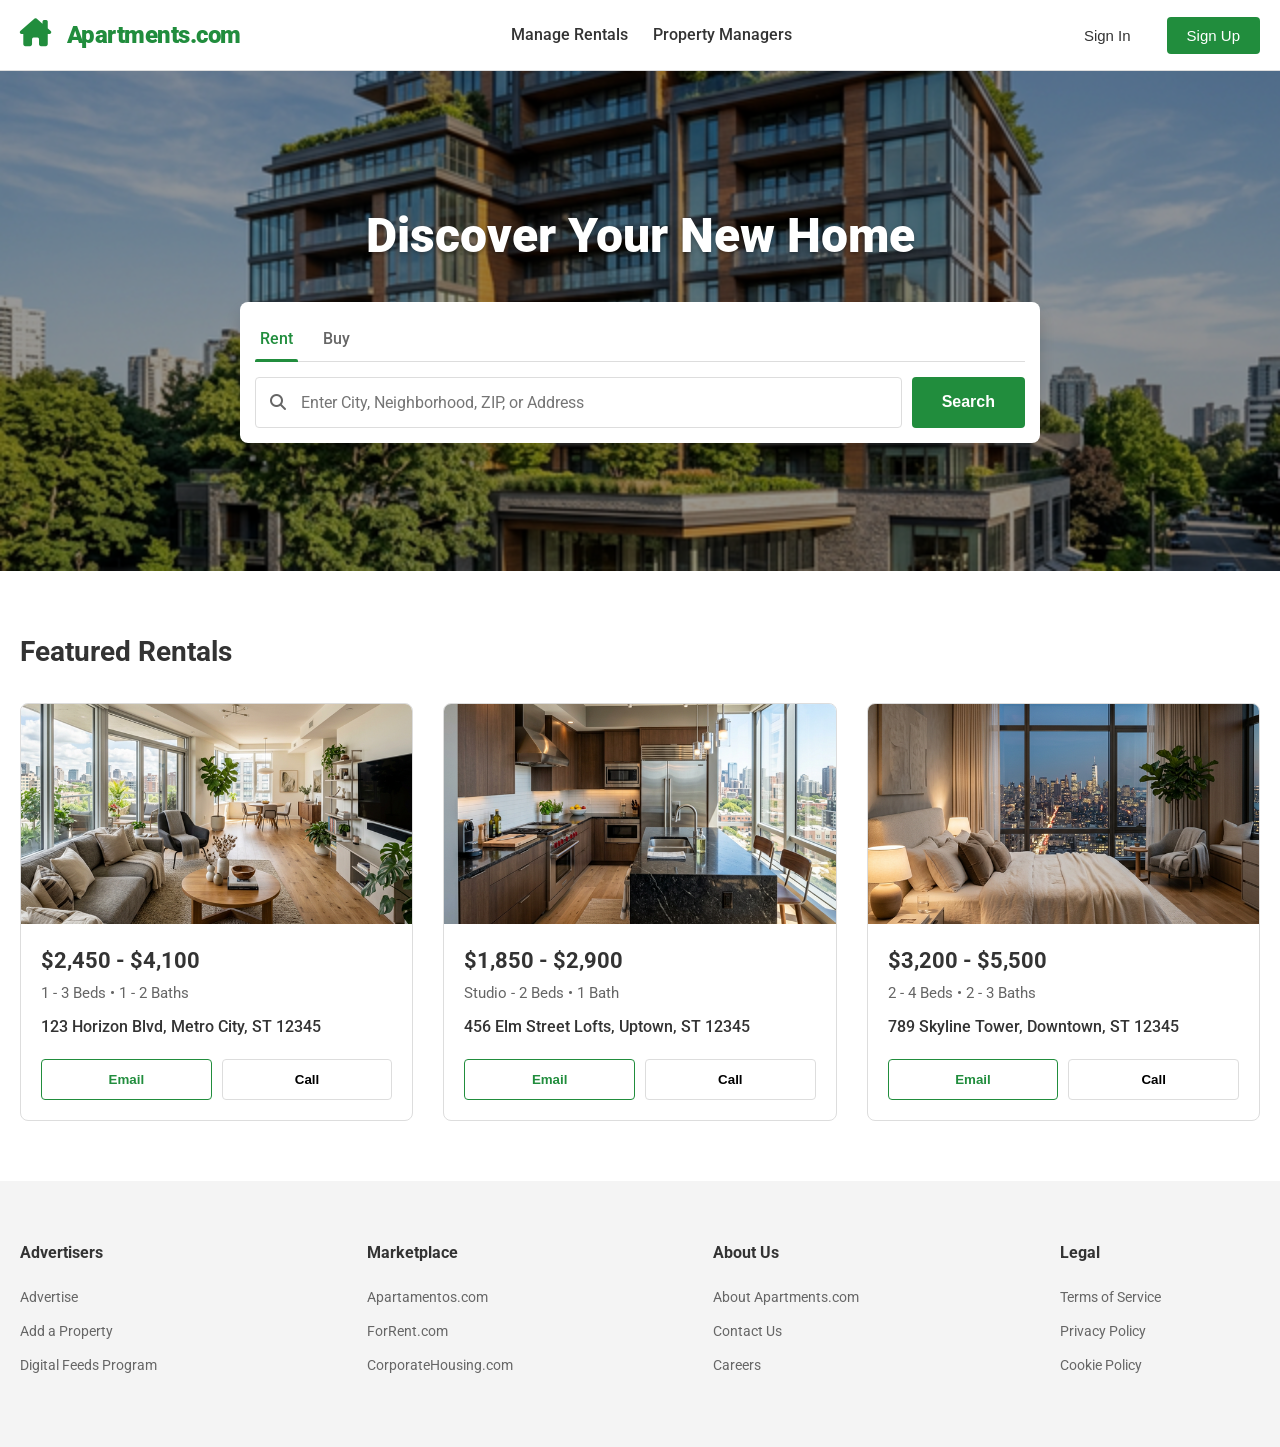
<file: apartments-clone/index.html>
<!DOCTYPE html>
<html lang="en">
<head>
    <meta charset="UTF-8">
    <meta name="viewport" content="width=device-width, initial-scale=1.0">
    <meta name="description" content="Discover Your New Home on Apartments.com Clone. Search over 1 million listings.">
    <title>Apartments.com - Apartments and Homes for Rent</title>
    <link href="https://fonts.googleapis.com/css2?family=Roboto:wght@400;500;700;900&display=swap" rel="stylesheet">
    <link rel="stylesheet" href="https://cdnjs.cloudflare.com/ajax/libs/font-awesome/6.4.0/css/all.min.css">
    <link rel="stylesheet" href="styles.css">
</head>
<body>
    <header class="site-header">
        <div class="header-container">
            <div class="logo-section">
                <div class="logo-icon"><i class="fa-solid fa-house-chimney"></i></div>
                <span>Apartments.com</span>
            </div>
            <nav class="nav-links">
                <a href="#">Manage Rentals</a>
                <a href="#">Property Managers</a>
            </nav>
            <div class="auth-buttons">
                <button class="btn btn-outline">Sign In</button>
                <button class="btn btn-primary">Sign Up</button>
            </div>
        </div>
    </header>

    <main>
        <section class="hero">
            <div class="hero-content">
                <h1 class="hero-title">Discover Your New Home</h1>
                <div class="search-container">
                    <div class="search-tabs">
                        <div class="tab active">Rent</div>
                        <div class="tab">Buy</div>
                    </div>
                    <div class="search-input-group">
                        <div class="search-input-wrapper">
                            <i class="fa-solid fa-magnifying-glass"></i>
                            <input type="text" class="search-input" placeholder="Enter City, Neighborhood, ZIP, or Address" aria-label="Search criteria">
                        </div>
                        <button class="btn-search">Search</button>
                    </div>
                </div>
            </div>
        </section>

        <section class="explore-section">
            <div class="section-header">
                <h2 class="section-title">Featured Rentals</h2>
            </div>
            <div class="featured-grid">
                <!-- Card 1 -->
                <article class="listing-card">
                    <img src="images/apt1.png" alt="Modern Apartment Living Room" class="listing-image">
                    <div class="listing-content">
                        <div class="listing-price">$2,450 - $4,100</div>
                        <div class="listing-beds">1 - 3 Beds &bull; 1 - 2 Baths</div>
                        <div class="listing-address">123 Horizon Blvd, Metro City, ST 12345</div>
                        <div class="listing-actions">
                            <button class="btn-block btn-contact">Email</button>
                            <button class="btn-block">Call</button>
                        </div>
                    </div>
                </article>

                <!-- Card 2 -->
                <article class="listing-card">
                    <img src="images/apt2.png" alt="Modern Kitchen" class="listing-image">
                    <div class="listing-content">
                        <div class="listing-price">$1,850 - $2,900</div>
                        <div class="listing-beds">Studio - 2 Beds &bull; 1 Bath</div>
                        <div class="listing-address">456 Elm Street Lofts, Uptown, ST 12345</div>
                        <div class="listing-actions">
                            <button class="btn-block btn-contact">Email</button>
                            <button class="btn-block">Call</button>
                        </div>
                    </div>
                </article>

                <!-- Card 3 -->
                <article class="listing-card">
                    <img src="images/apt3.png" alt="Luxury Bedroom" class="listing-image">
                    <div class="listing-content">
                        <div class="listing-price">$3,200 - $5,500</div>
                        <div class="listing-beds">2 - 4 Beds &bull; 2 - 3 Baths</div>
                        <div class="listing-address">789 Skyline Tower, Downtown, ST 12345</div>
                        <div class="listing-actions">
                            <button class="btn-block btn-contact">Email</button>
                            <button class="btn-block">Call</button>
                        </div>
                    </div>
                </article>
            </div>
        </section>
    </main>

    <footer class="site-footer">
        <div class="footer-container">
            <div class="footer-col">
                <h4>Advertisers</h4>
                <ul>
                    <li><a href="#">Advertise</a></li>
                    <li><a href="#">Add a Property</a></li>
                    <li><a href="#">Digital Feeds Program</a></li>
                </ul>
            </div>
            <div class="footer-col">
                <h4>Marketplace</h4>
                <ul>
                    <li><a href="#">Apartamentos.com</a></li>
                    <li><a href="#">ForRent.com</a></li>
                    <li><a href="#">CorporateHousing.com</a></li>
                </ul>
            </div>
            <div class="footer-col">
                <h4>About Us</h4>
                <ul>
                    <li><a href="#">About Apartments.com</a></li>
                    <li><a href="#">Contact Us</a></li>
                    <li><a href="#">Careers</a></li>
                </ul>
            </div>
            <div class="footer-col">
                <h4>Legal</h4>
                <ul>
                    <li><a href="#">Terms of Service</a></li>
                    <li><a href="#">Privacy Policy</a></li>
                    <li><a href="#">Cookie Policy</a></li>
                </ul>
            </div>
        </div>
    </footer>

    <script src="script.js"></script>
</body>
</html>
</file>
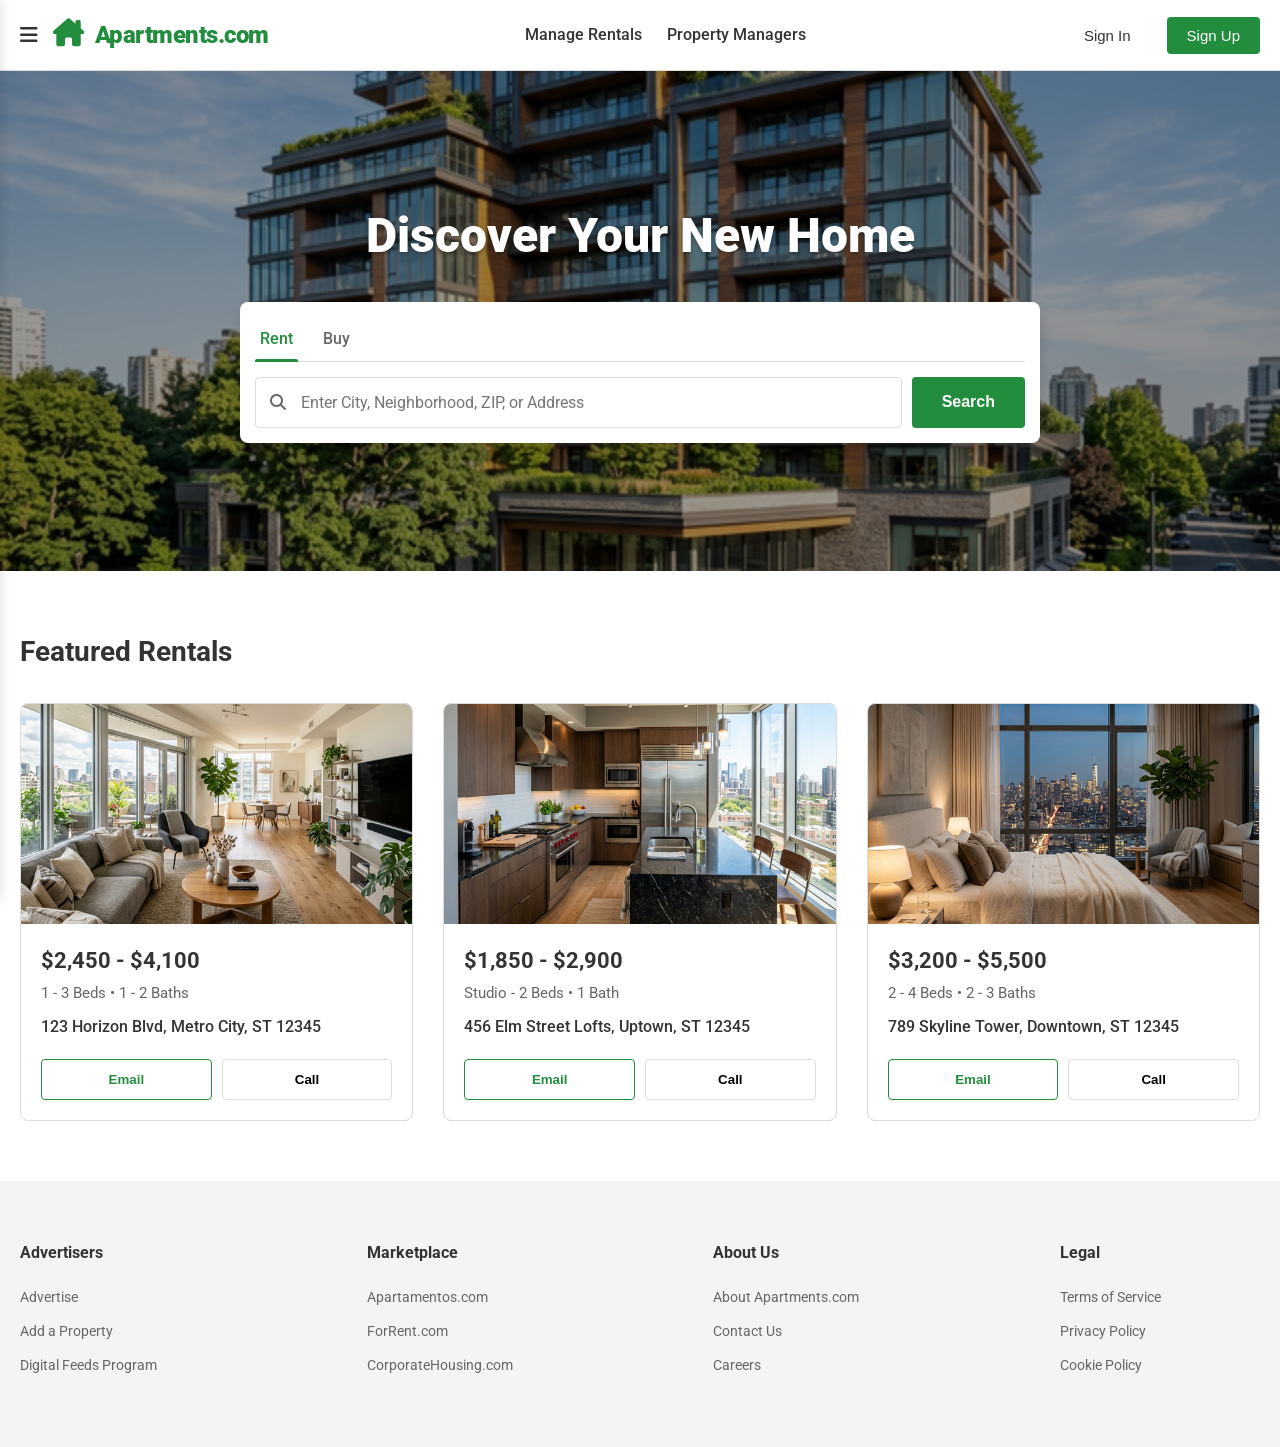
<file: apartments-clone/apartments-clone/index.html>
<!DOCTYPE html>
<html lang="en">
<head>
    <meta charset="UTF-8">
    <meta name="viewport" content="width=device-width, initial-scale=1.0">
    <meta name="description" content="Discover Your New Home on Apartments.com Clone. Search over 1 million listings.">
    <title>Apartments.com - Apartments and Homes for Rent</title>
    <link href="https://fonts.googleapis.com/css2?family=Roboto:wght@400;500;700;900&display=swap" rel="stylesheet">
    <link rel="stylesheet" href="https://cdnjs.cloudflare.com/ajax/libs/font-awesome/6.4.0/css/all.min.css">
    <link rel="stylesheet" href="styles.css">
</head>
<body>
    <header class="site-header">
        <div class="header-container">
            <div class="logo-section" style="display: flex; align-items: center; gap: 15px;">
                <button class="btn-icon menu-toggle-btn" style="color: var(--text-dark); font-size: 20px;"><i class="fa-solid fa-bars"></i></button>
                <a href="index.html" class="logo-link" style="display: flex; align-items: center; gap: 10px; text-decoration: none; color: inherit;">
                    <div class="logo-icon"><i class="fa-solid fa-house-chimney"></i></div>
                    <span>Apartments.com</span>
                </a>
            </div>
            <nav class="nav-links">
                <a href="rental-manager.html">Manage Rentals</a>
                <a href="#">Property Managers</a>
            </nav>
            <div class="auth-buttons">
                <button class="btn btn-outline" onclick="window.location.href='dashboard.html'">Sign In</button>
                <button class="btn btn-primary">Sign Up</button>
            </div>
        </div>
    </header>

    <main>
        <section class="hero">
            <div class="hero-content">
                <h1 class="hero-title">Discover Your New Home</h1>
                <div class="search-container">
                    <div class="search-tabs">
                        <div class="tab active">Rent</div>
                        <div class="tab">Buy</div>
                    </div>
                    <div class="search-input-group">
                        <div class="search-input-wrapper">
                            <i class="fa-solid fa-magnifying-glass"></i>
                            <input type="text" class="search-input" placeholder="Enter City, Neighborhood, ZIP, or Address" aria-label="Search criteria">
                        </div>
                        <button class="btn-search">Search</button>
                    </div>
                </div>
            </div>
        </section>

        <section class="explore-section">
            <div class="section-header">
                <h2 class="section-title">Featured Rentals</h2>
            </div>
            <div class="featured-grid">
                <!-- Card 1 -->
                <article class="listing-card">
                    <img src="images/apt1.png" alt="Modern Apartment Living Room" class="listing-image">
                    <div class="listing-content">
                        <div class="listing-price">$2,450 - $4,100</div>
                        <div class="listing-beds">1 - 3 Beds &bull; 1 - 2 Baths</div>
                        <div class="listing-address">123 Horizon Blvd, Metro City, ST 12345</div>
                        <div class="listing-actions">
                            <button class="btn-block btn-contact">Email</button>
                            <button class="btn-block">Call</button>
                        </div>
                    </div>
                </article>

                <!-- Card 2 -->
                <article class="listing-card">
                    <img src="images/apt2.png" alt="Modern Kitchen" class="listing-image">
                    <div class="listing-content">
                        <div class="listing-price">$1,850 - $2,900</div>
                        <div class="listing-beds">Studio - 2 Beds &bull; 1 Bath</div>
                        <div class="listing-address">456 Elm Street Lofts, Uptown, ST 12345</div>
                        <div class="listing-actions">
                            <button class="btn-block btn-contact">Email</button>
                            <button class="btn-block">Call</button>
                        </div>
                    </div>
                </article>

                <!-- Card 3 -->
                <article class="listing-card">
                    <img src="images/apt3.png" alt="Luxury Bedroom" class="listing-image">
                    <div class="listing-content">
                        <div class="listing-price">$3,200 - $5,500</div>
                        <div class="listing-beds">2 - 4 Beds &bull; 2 - 3 Baths</div>
                        <div class="listing-address">789 Skyline Tower, Downtown, ST 12345</div>
                        <div class="listing-actions">
                            <button class="btn-block btn-contact">Email</button>
                            <button class="btn-block">Call</button>
                        </div>
                    </div>
                </article>
            </div>
        </section>
    </main>

    <footer class="site-footer">
        <div class="footer-container">
            <div class="footer-col">
                <h4>Advertisers</h4>
                <ul>
                    <li><a href="#">Advertise</a></li>
                    <li><a href="add-property.html">Add a Property</a></li>
                    <li><a href="#">Digital Feeds Program</a></li>
                </ul>
            </div>
            <div class="footer-col">
                <h4>Marketplace</h4>
                <ul>
                    <li><a href="#">Apartamentos.com</a></li>
                    <li><a href="#">ForRent.com</a></li>
                    <li><a href="#">CorporateHousing.com</a></li>
                </ul>
            </div>
            <div class="footer-col">
                <h4>About Us</h4>
                <ul>
                    <li><a href="#">About Apartments.com</a></li>
                    <li><a href="#">Contact Us</a></li>
                    <li><a href="#">Careers</a></li>
                </ul>
            </div>
            <div class="footer-col">
                <h4>Legal</h4>
                <ul>
                    <li><a href="#">Terms of Service</a></li>
                    <li><a href="#">Privacy Policy</a></li>
                    <li><a href="#">Cookie Policy</a></li>
                </ul>
            </div>
        </div>
    </footer>

    <!-- Global Slide-out Menu -->
    <div class="global-menu-overlay" id="globalMenuOverlay"></div>
    <div class="global-side-menu" id="globalSideMenu">
        <div class="menu-header">
            <span style="font-size: 18px; font-weight: 700;">Site Directory</span>
            <button class="btn-icon close-menu-btn"><i class="fa-solid fa-xmark"></i></button>
        </div>
        <div class="menu-content">
            <div class="menu-section-title">Public Pages</div>
            <a href="index.html" class="menu-item"><i class="fa-solid fa-house"></i> Home</a>
            <a href="search-results.html" class="menu-item"><i class="fa-solid fa-magnifying-glass"></i> Search Results</a>
            
            <div class="menu-section-title">Property Managers</div>
            <a href="rental-manager.html" class="menu-item"><i class="fa-solid fa-building-user"></i> Rental Manager</a>
            <a href="add-property.html" class="menu-item"><i class="fa-solid fa-plus"></i> Add Property</a>
            
            <div class="menu-section-title">Admin & Dashboards</div>
            <a href="dashboard.html" class="menu-item"><i class="fa-solid fa-chart-line"></i> Owner Dashboard</a>
            <a href="leasing.html" class="menu-item"><i class="fa-solid fa-key"></i> Leasing & Tenants</a>
            <a href="user-management.html" class="menu-item"><i class="fa-solid fa-users-gear"></i> User Management</a>
            <a href="moderation.html" class="menu-item"><i class="fa-solid fa-shield-cat"></i> Content Moderation</a>
        </div>
    </div>

    <script src="script.js"></script>
</body>
</html>
</file>
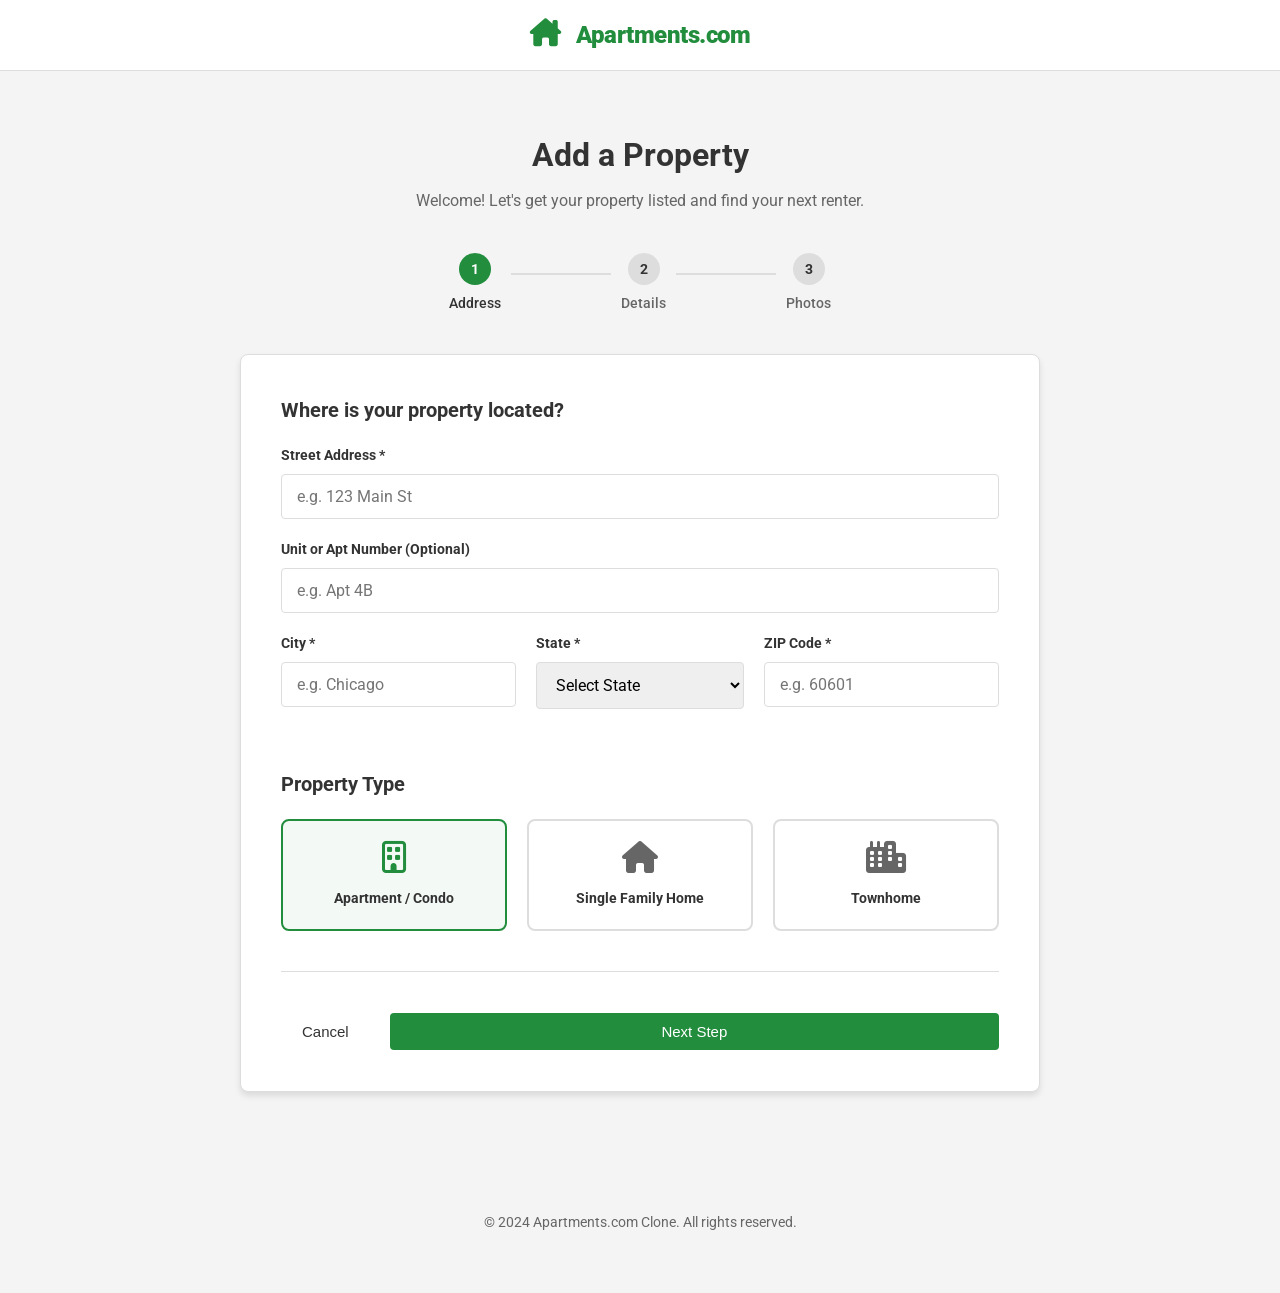
<file: apartments-clone/apartments-clone/add-property.html>
<!DOCTYPE html>
<html lang="en">
<head>
    <meta charset="UTF-8">
    <meta name="viewport" content="width=device-width, initial-scale=1.0">
    <meta name="description" content="Add a Property - Apartments.com Clone">
    <title>Add a Property | Apartments.com</title>
    <link href="https://fonts.googleapis.com/css2?family=Roboto:wght@400;500;700;900&display=swap" rel="stylesheet">
    <link rel="stylesheet" href="https://cdnjs.cloudflare.com/ajax/libs/font-awesome/6.4.0/css/all.min.css">
    <link rel="stylesheet" href="styles.css">
    <style>
        body {
            background-color: var(--gray-light);
        }
        .simple-header {
            justify-content: center; /* Center logo for focused form experience */
        }
        .simple-header .nav-links, .simple-header .auth-buttons {
            display: none; /* Hide navigation during form fill */
        }
    </style>
</head>
<body>
    <!-- Simplified Header -->
    <header class="site-header">
        <div class="header-container simple-header">
            <div class="logo-section">
                <a href="index.html" class="logo-link">
                    <div class="logo-icon"><i class="fa-solid fa-house-chimney"></i></div>
                    <span>Apartments.com</span>
                </a>
            </div>
        </div>
    </header>

    <main class="add-property-main">
        <div class="form-container">
            <div class="form-header text-center">
                <h1>Add a Property</h1>
                <p>Welcome! Let's get your property listed and find your next renter.</p>
            </div>

            <!-- Custom Progress Indicator -->
            <div class="step-indicator">
                <div class="step active">
                    <div class="step-circle">1</div>
                    <div class="step-label">Address</div>
                </div>
                <div class="step-line"></div>
                <div class="step">
                    <div class="step-circle">2</div>
                    <div class="step-label">Details</div>
                </div>
                <div class="step-line"></div>
                <div class="step">
                    <div class="step-circle">3</div>
                    <div class="step-label">Photos</div>
                </div>
            </div>

            <!-- Form Card -->
            <div class="form-card">
                <form id="addPropertyForm" onsubmit="event.preventDefault(); alert('Property Submitted! (Clone Demo)'); window.location.href='rental-manager.html';">
                    
                    <div class="form-section">
                        <h2>Where is your property located?</h2>
                        
                        <div class="form-group">
                            <label for="streetAddress">Street Address *</label>
                            <input type="text" id="streetAddress" class="form-input" placeholder="e.g. 123 Main St" required>
                        </div>

                        <div class="form-group">
                            <label for="unitNumber">Unit or Apt Number (Optional)</label>
                            <input type="text" id="unitNumber" class="form-input" placeholder="e.g. Apt 4B">
                        </div>

                        <div class="form-row">
                            <div class="form-group">
                                <label for="city">City *</label>
                                <input type="text" id="city" class="form-input" placeholder="e.g. Chicago" required>
                            </div>
                            <div class="form-group">
                                <label for="state">State *</label>
                                <select id="state" class="form-input" required>
                                    <option value="" disabled selected>Select State</option>
                                    <option value="CA">California</option>
                                    <option value="IL">Illinois</option>
                                    <option value="NY">New York</option>
                                    <option value="TX">Texas</option>
                                </select>
                            </div>
                            <div class="form-group">
                                <label for="zipCode">ZIP Code *</label>
                                <input type="text" id="zipCode" class="form-input" placeholder="e.g. 60601" required pattern="\d{5}">
                            </div>
                        </div>
                    </div>

                    <div class="form-section">
                        <h2>Property Type</h2>
                        <div class="property-type-selector">
                            <label class="type-card">
                                <input type="radio" name="propertyType" value="apartment" checked>
                                <div class="type-content">
                                    <i class="fa-regular fa-building"></i>
                                    <span>Apartment / Condo</span>
                                </div>
                            </label>
                            <label class="type-card">
                                <input type="radio" name="propertyType" value="house">
                                <div class="type-content">
                                    <i class="fa-solid fa-house"></i>
                                    <span>Single Family Home</span>
                                </div>
                            </label>
                            <label class="type-card">
                                <input type="radio" name="propertyType" value="townhome">
                                <div class="type-content">
                                    <i class="fa-solid fa-city"></i>
                                    <span>Townhome</span>
                                </div>
                            </label>
                        </div>
                    </div>

                    <hr class="form-divider">

                    <div class="form-actions form-row">
                        <button type="button" class="btn btn-outline" onclick="window.history.back()">Cancel</button>
                        <button type="submit" class="btn btn-primary" style="flex: 1;">Next Step</button>
                    </div>

                </form>
            </div>
        </div>
    </main>

    <!-- Simplified Footer -->
    <footer class="site-footer" style="margin-top: auto;">
        <div class="footer-container" style="justify-content: center; text-align: center;">
            <p style="color: var(--gray-text); font-size: 14px;">&copy; 2024 Apartments.com Clone. All rights reserved.</p>
        </div>
    </footer>
</body>
</html>
</file>
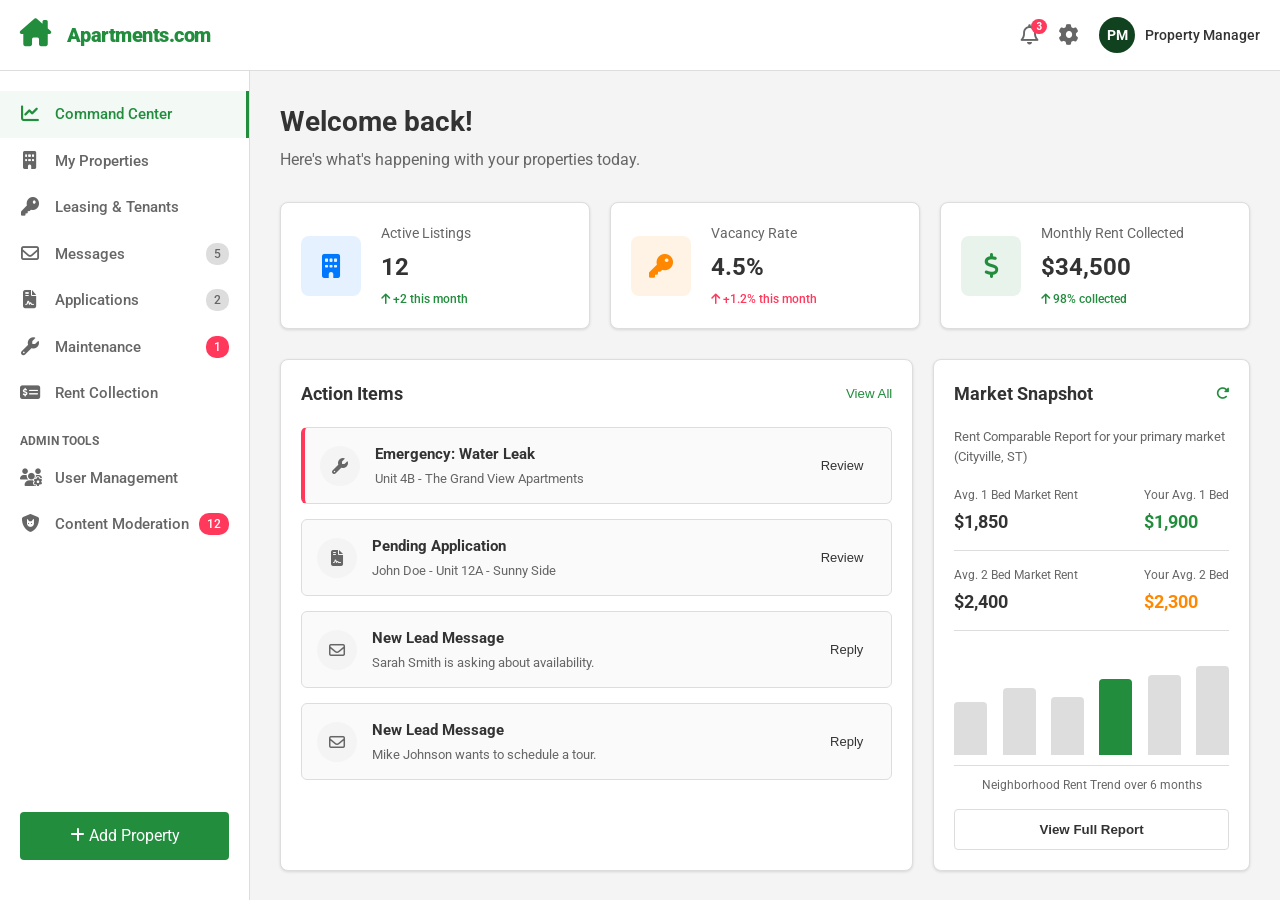
<file: apartments-clone/apartments-clone/dashboard.html>
<!DOCTYPE html>
<html lang="en">
<head>
    <meta charset="UTF-8">
    <meta name="viewport" content="width=device-width, initial-scale=1.0">
    <meta name="description" content="Property Owner Dashboard - Apartments.com Clone">
    <title>Owner Dashboard Command Center</title>
    <link href="https://fonts.googleapis.com/css2?family=Roboto:wght@400;500;700;900&display=swap" rel="stylesheet">
    <link rel="stylesheet" href="https://cdnjs.cloudflare.com/ajax/libs/font-awesome/6.4.0/css/all.min.css">
    <link rel="stylesheet" href="styles.css">
</head>
<body class="dashboard-body">

    <!-- Top Navigation Bar (Dashboard specific) -->
    <header class="site-header dashboard-header">
        <div class="header-container">
            <div class="logo-section">
                <a href="index.html" class="logo-link">
                    <div class="logo-icon"><i class="fa-solid fa-house-chimney"></i></div>
                    <span style="font-size: 20px;">Apartments.com</span>
                </a>
            </div>
            
            <div class="dashboard-user-nav">
                <button class="btn-icon"><i class="fa-regular fa-bell"></i><span class="notification-badge">3</span></button>
                <button class="btn-icon"><i class="fa-solid fa-gear"></i></button>
                <div class="user-profile">
                    <div class="avatar">PM</div>
                    <span class="user-name">Property Manager</span>
                </div>
            </div>
        </div>
    </header>

    <div class="dashboard-layout">
        <!-- Sidebar Navigation -->
        <aside class="dashboard-sidebar">
            <nav class="sidebar-nav">
                <a href="dashboard.html" class="sidebar-link active"><i class="fa-solid fa-chart-line"></i> Command Center</a>
                <a href="#" class="sidebar-link"><i class="fa-solid fa-building"></i> My Properties</a>
                <a href="leasing.html" class="sidebar-link"><i class="fa-solid fa-key"></i> Leasing & Tenants</a>
                <a href="#" class="sidebar-link"><i class="fa-regular fa-envelope"></i> Messages <span class="badge">5</span></a>
                <a href="#" class="sidebar-link"><i class="fa-solid fa-file-contract"></i> Applications <span class="badge">2</span></a>
                <a href="#" class="sidebar-link"><i class="fa-solid fa-wrench"></i> Maintenance <span class="badge warning">1</span></a>
                <a href="#" class="sidebar-link"><i class="fa-solid fa-money-check-dollar"></i> Rent Collection</a>
                
                <div style="margin: 15px 20px 5px; font-size: 12px; font-weight: 700; color: var(--gray-text); text-transform: uppercase;">Admin Tools</div>
                <a href="user-management.html" class="sidebar-link"><i class="fa-solid fa-users-gear"></i> User Management</a>
                <a href="moderation.html" class="sidebar-link"><i class="fa-solid fa-shield-cat"></i> Content Moderation <span class="badge warning">12</span></a>
            </nav>
            <div class="sidebar-footer">
                <a href="add-property.html" class="btn-primary sidebar-btn"><i class="fa-solid fa-plus"></i> Add Property</a>
            </div>
        </aside>

        <!-- Main Content Area -->
        <main class="dashboard-main">
            <div class="dashboard-header-text">
                <h1>Welcome back!</h1>
                <p>Here's what's happening with your properties today.</p>
            </div>

            <!-- Portfolio Overview Metrics -->
            <section class="metrics-grid">
                <div class="metric-card">
                    <div class="metric-icon blue"><i class="fa-solid fa-building"></i></div>
                    <div class="metric-content">
                        <div class="metric-label">Active Listings</div>
                        <div class="metric-value">12</div>
                        <div class="metric-trend positive"><i class="fa-solid fa-arrow-up"></i> +2 this month</div>
                    </div>
                </div>
                
                <div class="metric-card">
                    <div class="metric-icon orange"><i class="fa-solid fa-key"></i></div>
                    <div class="metric-content">
                        <div class="metric-label">Vacancy Rate</div>
                        <div class="metric-value">4.5%</div>
                        <div class="metric-trend negative"><i class="fa-solid fa-arrow-up"></i> +1.2% this month</div>
                    </div>
                </div>

                <div class="metric-card">
                    <div class="metric-icon green"><i class="fa-solid fa-dollar-sign"></i></div>
                    <div class="metric-content">
                        <div class="metric-label">Monthly Rent Collected</div>
                        <div class="metric-value">$34,500</div>
                        <div class="metric-trend positive"><i class="fa-solid fa-arrow-up"></i> 98% collected</div>
                    </div>
                </div>
            </section>

            <div class="dashboard-columns">
                <!-- Actionable Tasks Queue -->
                <section class="dashboard-column task-column">
                    <div class="widget-card">
                        <div class="widget-header">
                            <h2>Action Items</h2>
                            <button class="btn-text">View All</button>
                        </div>
                        <div class="task-list">
                            <!-- Task Item 1 -->
                            <div class="task-item urgent">
                                <div class="task-icon"><i class="fa-solid fa-wrench"></i></div>
                                <div class="task-content">
                                    <h4>Emergency: Water Leak</h4>
                                    <p>Unit 4B - The Grand View Apartments</p>
                                </div>
                                <button class="btn-outline btn-small">Review</button>
                            </div>

                            <!-- Task Item 2 -->
                            <div class="task-item">
                                <div class="task-icon"><i class="fa-solid fa-file-contract"></i></div>
                                <div class="task-content">
                                    <h4>Pending Application</h4>
                                    <p>John Doe - Unit 12A - Sunny Side</p>
                                </div>
                                <button class="btn-outline btn-small">Review</button>
                            </div>

                            <!-- Task Item 3 -->
                            <div class="task-item">
                                <div class="task-icon"><i class="fa-regular fa-envelope"></i></div>
                                <div class="task-content">
                                    <h4>New Lead Message</h4>
                                    <p>Sarah Smith is asking about availability.</p>
                                </div>
                                <button class="btn-outline btn-small">Reply</button>
                            </div>
                            
                            <!-- Task Item 4 -->
                            <div class="task-item">
                                <div class="task-icon"><i class="fa-regular fa-envelope"></i></div>
                                <div class="task-content">
                                    <h4>New Lead Message</h4>
                                    <p>Mike Johnson wants to schedule a tour.</p>
                                </div>
                                <button class="btn-outline btn-small">Reply</button>
                            </div>
                        </div>
                    </div>
                </section>

                <!-- Market Snapshot -->
                <section class="dashboard-column snapshot-column">
                    <div class="widget-card">
                        <div class="widget-header">
                            <h2>Market Snapshot</h2>
                            <button class="btn-text"><i class="fa-solid fa-rotate-right"></i></button>
                        </div>
                        <div class="snapshot-content">
                            <p class="snapshot-desc">Rent Comparable Report for your primary market (Cityville, ST)</p>
                            
                            <div class="snapshot-stat-row">
                                <div class="snap-stat">
                                    <span class="snap-label">Avg. 1 Bed Market Rent</span>
                                    <span class="snap-value">$1,850</span>
                                </div>
                                <div class="snap-stat">
                                    <span class="snap-label">Your Avg. 1 Bed</span>
                                    <span class="snap-value success">$1,900</span>
                                </div>
                            </div>

                            <div class="snapshot-stat-row">
                                <div class="snap-stat">
                                    <span class="snap-label">Avg. 2 Bed Market Rent</span>
                                    <span class="snap-value">$2,400</span>
                                </div>
                                <div class="snap-stat">
                                    <span class="snap-label">Your Avg. 2 Bed</span>
                                    <span class="snap-value warning">$2,300</span>
                                </div>
                            </div>

                            <div class="market-chart-placeholder">
                                <div class="chart-bar" style="height: 60%;" title="Jan"></div>
                                <div class="chart-bar" style="height: 75%;" title="Feb"></div>
                                <div class="chart-bar" style="height: 65%;" title="Mar"></div>
                                <div class="chart-bar active-bar" style="height: 85%;" title="Apr"></div>
                                <div class="chart-bar" style="height: 90%;" title="May"></div>
                                <div class="chart-bar" style="height: 100%;" title="Jun"></div>
                            </div>
                            <p class="chart-label">Neighborhood Rent Trend over 6 months</p>
                            
                            <button class="btn-block btn-outline" style="margin-top: 15px;">View Full Report</button>
                        </div>
                    </div>
                </section>
            </div>
        </main>
    </div>

    <script src="script.js"></script>
</body>
</html>
</file>
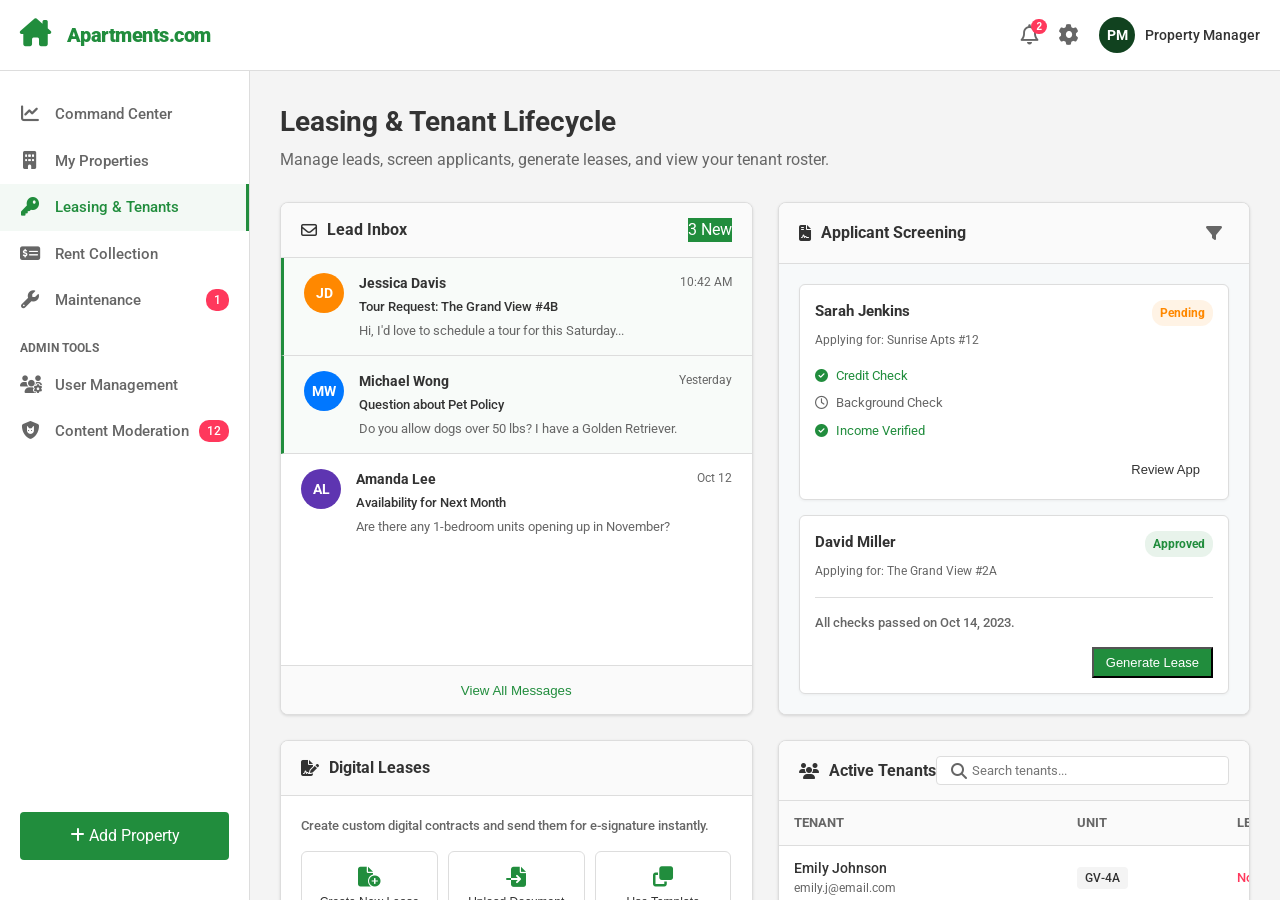
<file: apartments-clone/apartments-clone/leasing.html>
<!DOCTYPE html>
<html lang="en">
<head>
    <meta charset="UTF-8">
    <meta name="viewport" content="width=device-width, initial-scale=1.0">
    <meta name="description" content="Leasing & Tenant Lifecycle - Property Management">
    <title>Leasing & Tenants | Command Center</title>
    <link href="https://fonts.googleapis.com/css2?family=Roboto:wght@400;500;700;900&display=swap" rel="stylesheet">
    <link rel="stylesheet" href="https://cdnjs.cloudflare.com/ajax/libs/font-awesome/6.4.0/css/all.min.css">
    <link rel="stylesheet" href="styles.css">
</head>
<body class="dashboard-body">

    <!-- Top Navigation Bar -->
    <header class="site-header dashboard-header">
        <div class="header-container">
            <div class="logo-section">
                <a href="index.html" class="logo-link">
                    <div class="logo-icon"><i class="fa-solid fa-house-chimney"></i></div>
                    <span style="font-size: 20px;">Apartments.com</span>
                </a>
            </div>
            
            <div class="dashboard-user-nav">
                <button class="btn-icon"><i class="fa-regular fa-bell"></i><span class="notification-badge">2</span></button>
                <button class="btn-icon"><i class="fa-solid fa-gear"></i></button>
                <div class="user-profile">
                    <div class="avatar">PM</div>
                    <span class="user-name">Property Manager</span>
                </div>
            </div>
        </div>
    </header>

    <div class="dashboard-layout">
        <!-- Sidebar Navigation -->
        <aside class="dashboard-sidebar">
            <nav class="sidebar-nav">
                <a href="dashboard.html" class="sidebar-link"><i class="fa-solid fa-chart-line"></i> Command Center</a>
                <a href="#" class="sidebar-link"><i class="fa-solid fa-building"></i> My Properties</a>
                <a href="leasing.html" class="sidebar-link active"><i class="fa-solid fa-key"></i> Leasing & Tenants</a>
                <a href="#" class="sidebar-link"><i class="fa-solid fa-money-check-dollar"></i> Rent Collection</a>
                <a href="#" class="sidebar-link"><i class="fa-solid fa-wrench"></i> Maintenance <span class="badge warning">1</span></a>
                
                <div style="margin: 15px 20px 5px; font-size: 12px; font-weight: 700; color: var(--gray-text); text-transform: uppercase;">Admin Tools</div>
                <a href="user-management.html" class="sidebar-link"><i class="fa-solid fa-users-gear"></i> User Management</a>
                <a href="moderation.html" class="sidebar-link"><i class="fa-solid fa-shield-cat"></i> Content Moderation <span class="badge warning">12</span></a>
            </nav>
            <div class="sidebar-footer">
                <a href="add-property.html" class="btn-primary sidebar-btn"><i class="fa-solid fa-plus"></i> Add Property</a>
            </div>
        </aside>

        <!-- Main Content Area -->
        <main class="dashboard-main">
            <div class="dashboard-header-text">
                <h1>Leasing & Tenant Lifecycle</h1>
                <p>Manage leads, screen applicants, generate leases, and view your tenant roster.</p>
            </div>

            <div class="leasing-grid">
                
                <!-- Lead Inbox -->
                <section class="leasing-card col-span-1">
                    <div class="leasing-card-header">
                        <h2><i class="fa-regular fa-envelope"></i> Lead Inbox</h2>
                        <span class="badge" style="background: var(--primary-green); color: white;">3 New</span>
                    </div>
                    <div class="leasing-card-content p-0">
                        <div class="inbox-list">
                            <div class="inbox-item unread">
                                <div class="inbox-avatar">JD</div>
                                <div class="inbox-content">
                                    <div class="inbox-top">
                                        <span class="inbox-name">Jessica Davis</span>
                                        <span class="inbox-time">10:42 AM</span>
                                    </div>
                                    <div class="inbox-subject">Tour Request: The Grand View #4B</div>
                                    <div class="inbox-preview">Hi, I'd love to schedule a tour for this Saturday...</div>
                                </div>
                            </div>
                            <div class="inbox-item unread">
                                <div class="inbox-avatar" style="background:#0077ff;">MW</div>
                                <div class="inbox-content">
                                    <div class="inbox-top">
                                        <span class="inbox-name">Michael Wong</span>
                                        <span class="inbox-time">Yesterday</span>
                                    </div>
                                    <div class="inbox-subject">Question about Pet Policy</div>
                                    <div class="inbox-preview">Do you allow dogs over 50 lbs? I have a Golden Retriever.</div>
                                </div>
                            </div>
                            <div class="inbox-item">
                                <div class="inbox-avatar" style="background:#5e35b1;">AL</div>
                                <div class="inbox-content">
                                    <div class="inbox-top">
                                        <span class="inbox-name">Amanda Lee</span>
                                        <span class="inbox-time">Oct 12</span>
                                    </div>
                                    <div class="inbox-subject">Availability for Next Month</div>
                                    <div class="inbox-preview">Are there any 1-bedroom units opening up in November?</div>
                                </div>
                            </div>
                        </div>
                    </div>
                    <div class="leasing-card-footer">
                        <button class="btn-text">View All Messages</button>
                    </div>
                </section>

                <!-- Applicant Screening -->
                <section class="leasing-card col-span-1">
                    <div class="leasing-card-header">
                        <h2><i class="fa-solid fa-file-contract"></i> Applicant Screening</h2>
                        <button class="btn-icon-small"><i class="fa-solid fa-filter"></i></button>
                    </div>
                    <div class="leasing-card-content bg-gray">
                        <div class="applicant-queue">
                            <!-- Applicant Card -->
                            <div class="applicant-card pending">
                                <div class="app-card-top">
                                    <div class="app-info">
                                        <h4>Sarah Jenkins</h4>
                                        <span class="app-unit">Applying for: Sunrise Apts #12</span>
                                    </div>
                                    <span class="status-badge status-warning">Pending</span>
                                </div>
                                <div class="app-checks">
                                    <div class="check-item success"><i class="fa-solid fa-circle-check"></i> Credit Check</div>
                                    <div class="check-item pending"><i class="fa-regular fa-clock"></i> Background Check</div>
                                    <div class="check-item success"><i class="fa-solid fa-circle-check"></i> Income Verified</div>
                                </div>
                                <div class="app-actions">
                                    <button class="btn-outline btn-small">Review App</button>
                                </div>
                            </div>

                            <!-- Applicant Card -->
                            <div class="applicant-card approved">
                                <div class="app-card-top">
                                    <div class="app-info">
                                        <h4>David Miller</h4>
                                        <span class="app-unit">Applying for: The Grand View #2A</span>
                                    </div>
                                    <span class="status-badge status-success">Approved</span>
                                </div>
                                <div class="app-checks border-top">
                                    <span class="text-sm text-muted">All checks passed on Oct 14, 2023.</span>
                                </div>
                                <div class="app-actions">
                                    <button class="btn-primary btn-small">Generate Lease</button>
                                </div>
                            </div>
                        </div>
                    </div>
                </section>

                <!-- Digital Lease Generation -->
                <section class="leasing-card col-span-1">
                    <div class="leasing-card-header">
                        <h2><i class="fa-solid fa-file-signature"></i> Digital Leases</h2>
                    </div>
                    <div class="leasing-card-content flex-column gap-15">
                        <p class="text-sm text-muted">Create custom digital contracts and send them for e-signature instantly.</p>
                        
                        <div class="lease-quick-actions">
                            <button class="lease-action-btn">
                                <i class="fa-solid fa-file-circle-plus"></i>
                                <span>Create New Lease</span>
                            </button>
                            <button class="lease-action-btn">
                                <i class="fa-solid fa-file-import"></i>
                                <span>Upload Document</span>
                            </button>
                            <button class="lease-action-btn">
                                <i class="fa-solid fa-clone"></i>
                                <span>Use Template</span>
                            </button>
                        </div>

                        <h3 class="text-sm mt-10">Pending Signatures</h3>
                        <div class="pending-lease-list">
                            <div class="pending-lease-item">
                                <div class="pl-icon"><i class="fa-solid fa-pen-nib"></i></div>
                                <div class="pl-details">
                                    <span class="pl-name">Robert Chen - Unit #5C</span>
                                    <span class="pl-status">Sent 2 days ago</span>
                                </div>
                                <button class="btn-icon-small" title="Resend Reminder"><i class="fa-solid fa-bell"></i></button>
                            </div>
                        </div>
                    </div>
                </section>

                <!-- Tenant Profiles Roster -->
                <section class="leasing-card col-span-1">
                    <div class="leasing-card-header">
                        <h2><i class="fa-solid fa-users"></i> Active Tenants</h2>
                        <div class="search-input-wrapper" style="width: 200px; margin: 0;">
                            <i class="fa-solid fa-magnifying-glass"></i>
                            <input type="text" class="search-input" placeholder="Search tenants..." style="padding: 6px 12px 6px 35px; font-size: 13px;">
                        </div>
                    </div>
                    <div class="leasing-card-content p-0">
                        <div class="table-responsive">
                            <table class="roster-table data-table">
                                <thead>
                                    <tr>
                                        <th>Tenant</th>
                                        <th>Unit</th>
                                        <th>Lease Ends</th>
                                        <th>Action</th>
                                    </tr>
                                </thead>
                                <tbody>
                                    <tr>
                                        <td>
                                            <div class="roster-name">Emily Johnson</div>
                                            <div class="roster-contact">emily.j@email.com</div>
                                        </td>
                                        <td><span class="unit-tag">GV-4A</span></td>
                                        <td><span class="date-tag warning">Nov 30, 2023</span></td>
                                        <td><button class="btn-text">Renew</button></td>
                                    </tr>
                                    <tr>
                                        <td>
                                            <div class="roster-name">Marcus Smith</div>
                                            <div class="roster-contact">(555) 123-4567</div>
                                        </td>
                                        <td><span class="unit-tag">GV-1B</span></td>
                                        <td><span class="date-tag">Jun 15, 2024</span></td>
                                        <td><button class="btn-text">Profile</button></td>
                                    </tr>
                                    <tr>
                                        <td>
                                            <div class="roster-name">The Taylor Family</div>
                                        </td>
                                        <td><span class="unit-tag">SS-12</span></td>
                                        <td><span class="date-tag">Mar 01, 2024</span></td>
                                        <td><button class="btn-text">Profile</button></td>
                                    </tr>
                                </tbody>
                            </table>
                        </div>
                    </div>
                    <div class="leasing-card-footer">
                        <button class="btn-text">View Complete Roster</button>
                    </div>
                </section>

            </div>

        </main>
    </div>

</body>
</html>
</file>
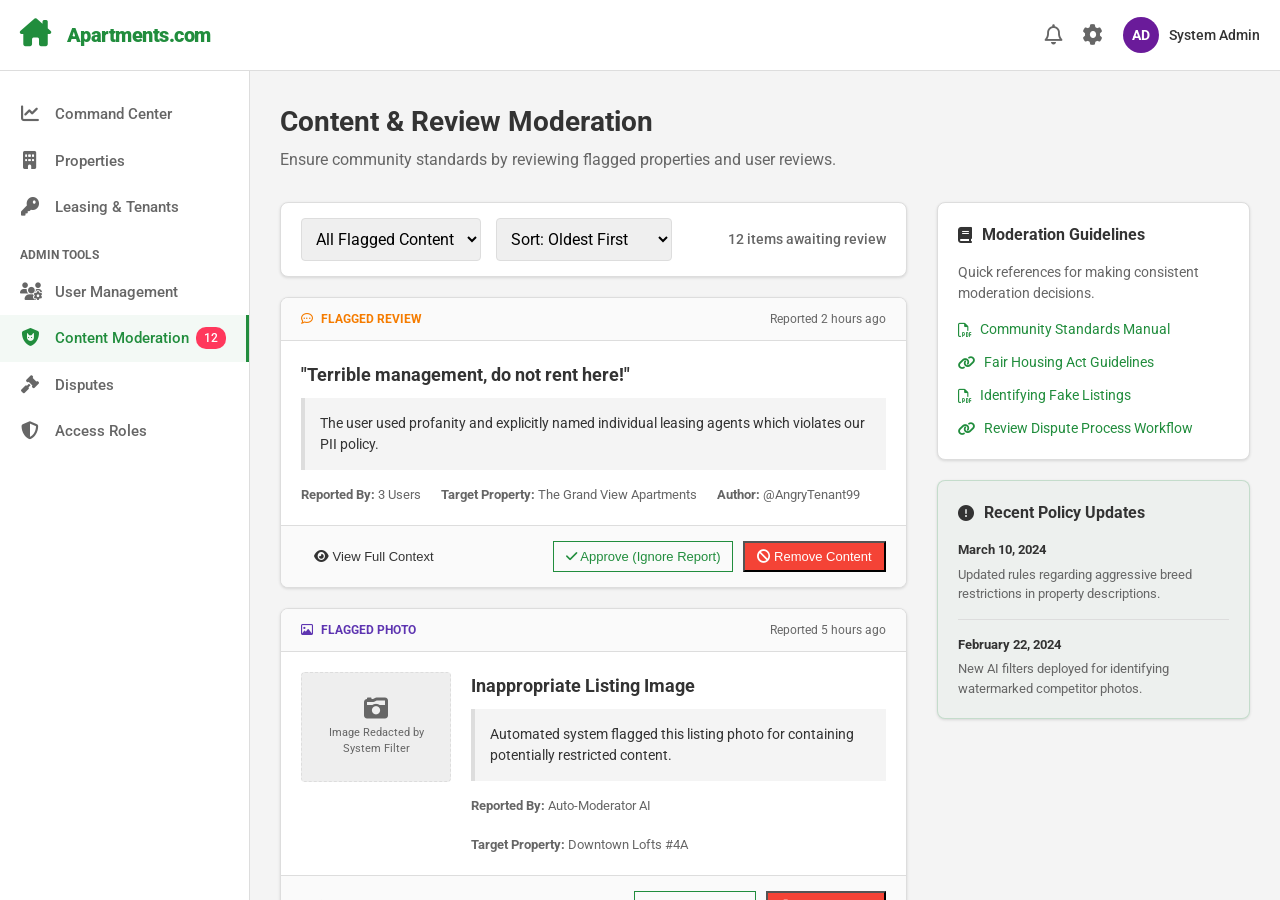
<file: apartments-clone/apartments-clone/moderation.html>
<!DOCTYPE html>
<html lang="en">
<head>
    <meta charset="UTF-8">
    <meta name="viewport" content="width=device-width, initial-scale=1.0">
    <meta name="description" content="Content & Review Moderation - Admin Hub">
    <title>Moderation Hub | Admin Hub</title>
    <link href="https://fonts.googleapis.com/css2?family=Roboto:wght@400;500;700;900&display=swap" rel="stylesheet">
    <link rel="stylesheet" href="https://cdnjs.cloudflare.com/ajax/libs/font-awesome/6.4.0/css/all.min.css">
    <link rel="stylesheet" href="styles.css">
</head>
<body class="dashboard-body">

    <!-- Top Navigation Bar (Dashboard specific) -->
    <header class="site-header dashboard-header">
        <div class="header-container">
            <div class="logo-section">
                <a href="index.html" class="logo-link">
                    <div class="logo-icon"><i class="fa-solid fa-house-chimney"></i></div>
                    <span style="font-size: 20px;">Apartments.com</span>
                </a>
            </div>
            
            <div class="dashboard-user-nav">
                <button class="btn-icon"><i class="fa-regular fa-bell"></i></button>
                <button class="btn-icon"><i class="fa-solid fa-gear"></i></button>
                <div class="user-profile">
                    <div class="avatar" style="background-color: #6a1b9a;">AD</div>
                    <span class="user-name">System Admin</span>
                </div>
            </div>
        </div>
    </header>

    <div class="dashboard-layout">
        <!-- Sidebar Navigation -->
        <aside class="dashboard-sidebar">
            <nav class="sidebar-nav">
                <a href="dashboard.html" class="sidebar-link"><i class="fa-solid fa-chart-line"></i> Command Center</a>
                <a href="#" class="sidebar-link"><i class="fa-solid fa-building"></i> Properties</a>
                <a href="leasing.html" class="sidebar-link"><i class="fa-solid fa-key"></i> Leasing & Tenants</a>
                
                <div style="margin: 15px 20px 5px; font-size: 12px; font-weight: 700; color: var(--gray-text); text-transform: uppercase;">Admin Tools</div>
                <a href="user-management.html" class="sidebar-link"><i class="fa-solid fa-users-gear"></i> User Management</a>
                <a href="moderation.html" class="sidebar-link active"><i class="fa-solid fa-shield-cat"></i> Content Moderation <span class="badge warning">12</span></a>
                <a href="#" class="sidebar-link"><i class="fa-solid fa-gavel"></i> Disputes</a>
                <a href="#" class="sidebar-link"><i class="fa-solid fa-shield-halved"></i> Access Roles</a>
            </nav>
        </aside>

        <!-- Main Content Area -->
        <main class="dashboard-main">
            <div class="dashboard-header-text">
                <h1>Content & Review Moderation</h1>
                <p>Ensure community standards by reviewing flagged properties and user reviews.</p>
            </div>

            <div class="moderation-layout">
                <!-- Left Column: Moderation Queue -->
                <section class="moderation-queue">
                    <div class="queue-toolbar">
                        <div class="filter-controls">
                            <select class="form-input" style="padding: 10px;">
                                <option>All Flagged Content</option>
                                <option>Property Photos</option>
                                <option>Tenant Reviews</option>
                                <option>Suspicious Listings</option>
                            </select>
                            <select class="form-input" style="padding: 10px;">
                                <option>Sort: Oldest First</option>
                                <option>Sort: Most Flagged</option>
                            </select>
                        </div>
                        <span class="queue-count text-muted">12 items awaiting review</span>
                    </div>

                    <!-- Moderation Item 1: Review -->
                    <div class="mod-card">
                        <div class="mod-card-header">
                            <span class="mod-type type-review"><i class="fa-regular fa-comment-dots"></i> Flagged Review</span>
                            <span class="mod-time">Reported 2 hours ago</span>
                        </div>
                        <div class="mod-card-content">
                            <h3 class="mod-target">"Terrible management, do not rent here!"</h3>
                            <p class="mod-desc">The user used profanity and explicitly named individual leasing agents which violates our PII policy.</p>
                            
                            <div class="mod-meta">
                                <div><strong>Reported By:</strong> 3 Users</div>
                                <div><strong>Target Property:</strong> The Grand View Apartments</div>
                                <div><strong>Author:</strong> @AngryTenant99</div>
                            </div>
                        </div>
                        <div class="mod-actions">
                            <button class="btn-outline btn-small"><i class="fa-solid fa-eye"></i> View Full Context</button>
                            <div style="margin-left: auto; display: flex; gap: 10px;">
                                <button class="btn-outline btn-small" style="color: var(--primary-green); border-color: var(--primary-green);"><i class="fa-solid fa-check"></i> Approve (Ignore Report)</button>
                                <button class="btn-primary btn-small" style="background-color: #f44336;"><i class="fa-solid fa-ban"></i> Remove Content</button>
                            </div>
                        </div>
                    </div>

                    <!-- Moderation Item 2: Photo -->
                    <div class="mod-card">
                        <div class="mod-card-header">
                            <span class="mod-type type-photo"><i class="fa-regular fa-image"></i> Flagged Photo</span>
                            <span class="mod-time">Reported 5 hours ago</span>
                        </div>
                        <div class="mod-card-content flex-row">
                            <div class="mod-image-preview">
                                <div class="image-placeholder"><i class="fa-solid fa-camera-retro"></i> Image Redacted by System Filter</div>
                            </div>
                            <div class="mod-details">
                                <h3 class="mod-target">Inappropriate Listing Image</h3>
                                <p class="mod-desc">Automated system flagged this listing photo for containing potentially restricted content.</p>
                                
                                <div class="mod-meta">
                                    <div><strong>Reported By:</strong> Auto-Moderator AI</div>
                                    <div><strong>Target Property:</strong> Downtown Lofts #4A</div>
                                </div>
                            </div>
                        </div>
                        <div class="mod-actions">
                            <button class="btn-outline btn-small"><i class="fa-solid fa-eye"></i> View Image (Warning)</button>
                            <div style="margin-left: auto; display: flex; gap: 10px;">
                                <button class="btn-outline btn-small" style="color: var(--primary-green); border-color: var(--primary-green);"><i class="fa-solid fa-check"></i> False Positive</button>
                                <button class="btn-primary btn-small" style="background-color: #f44336;"><i class="fa-solid fa-trash"></i> Delete Image</button>
                            </div>
                        </div>
                    </div>
                </section>

                <!-- Right Column: Educational Resources & Policies -->
                <aside class="moderation-resources">
                    <div class="resource-card">
                        <h3><i class="fa-solid fa-book"></i> Moderation Guidelines</h3>
                        <p>Quick references for making consistent moderation decisions.</p>
                        <ul class="resource-list">
                            <li><a href="#"><i class="fa-regular fa-file-pdf"></i> Community Standards Manual</a></li>
                            <li><a href="#"><i class="fa-solid fa-link"></i> Fair Housing Act Guidelines</a></li>
                            <li><a href="#"><i class="fa-regular fa-file-pdf"></i> Identifying Fake Listings</a></li>
                            <li><a href="#"><i class="fa-solid fa-link"></i> Review Dispute Process Workflow</a></li>
                        </ul>
                    </div>

                    <div class="resource-card bg-highlight">
                        <h3><i class="fa-solid fa-circle-exclamation"></i> Recent Policy Updates</h3>
                        <div class="update-item">
                            <h4>March 10, 2024</h4>
                            <p>Updated rules regarding aggressive breed restrictions in property descriptions.</p>
                        </div>
                        <div class="update-item">
                            <h4>February 22, 2024</h4>
                            <p>New AI filters deployed for identifying watermarked competitor photos.</p>
                        </div>
                    </div>
                </aside>
            </div>

        </main>
    </div>

</body>
</html>
</file>
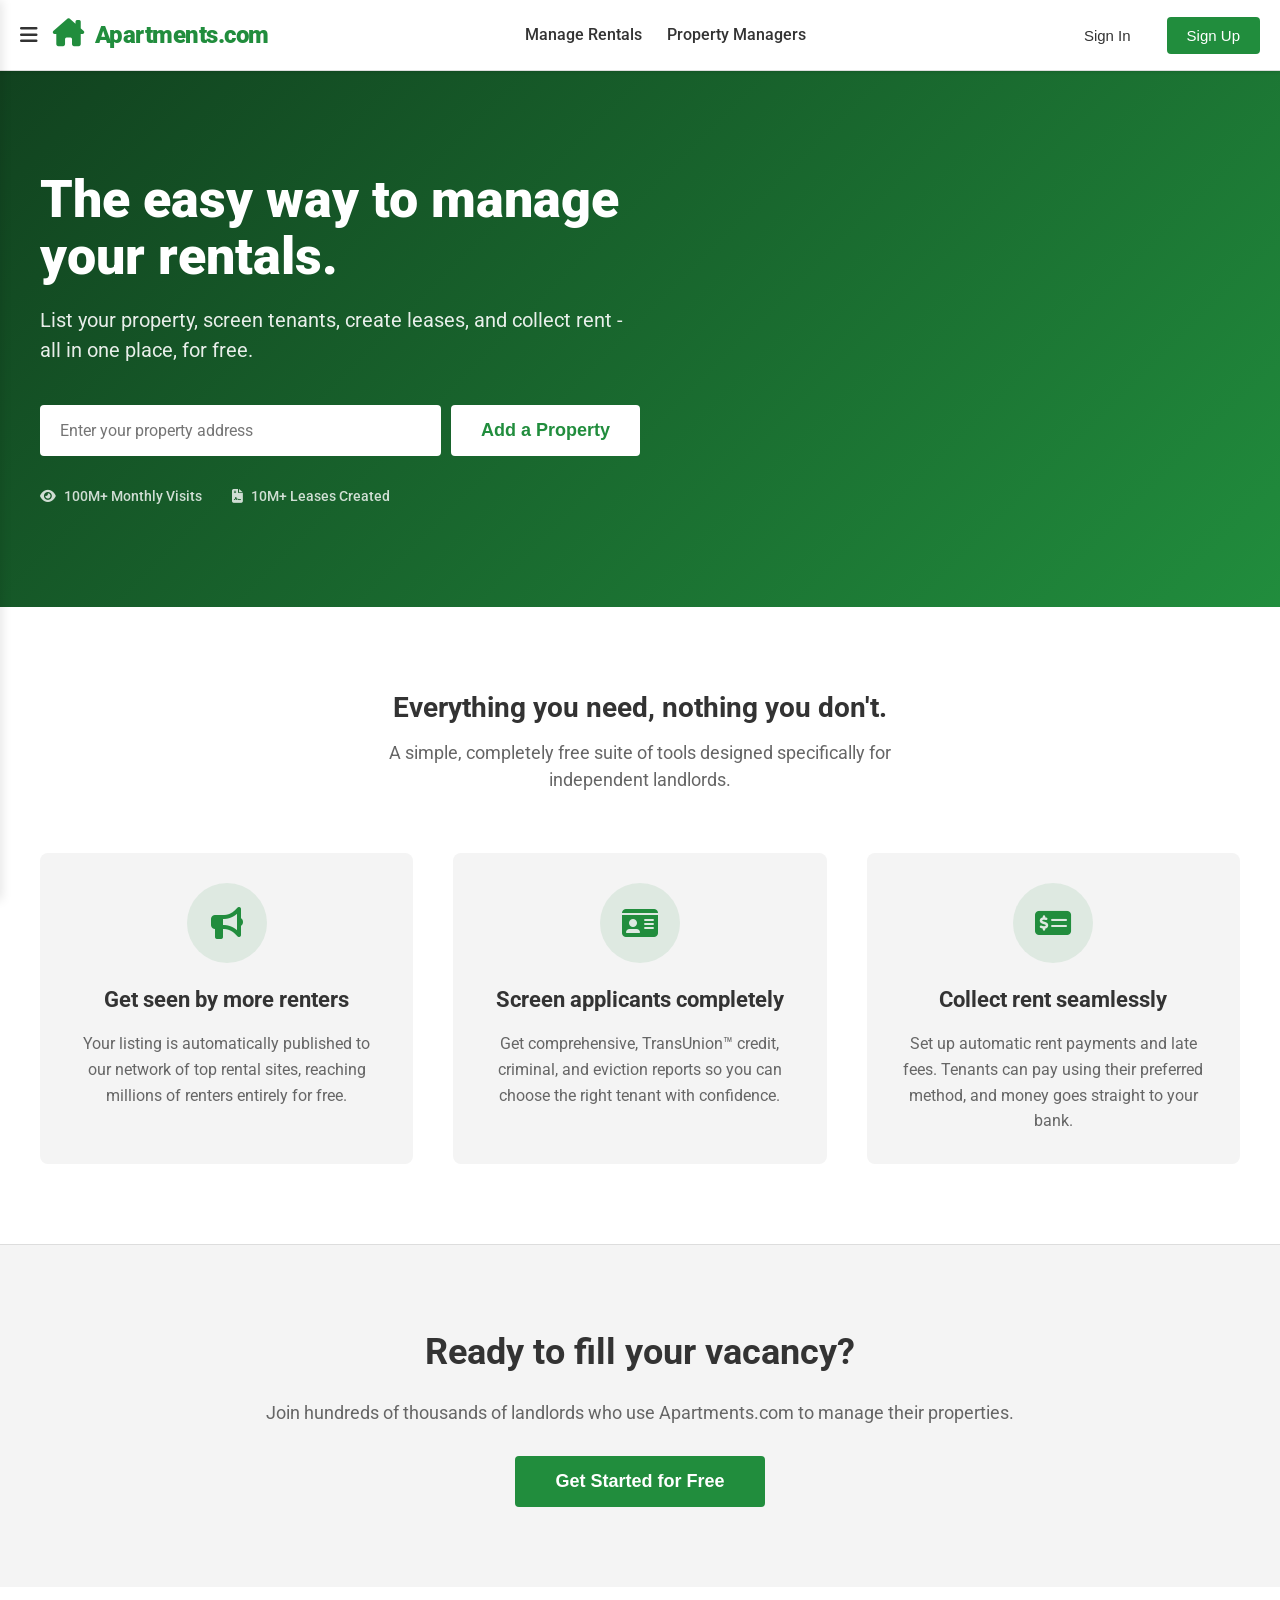
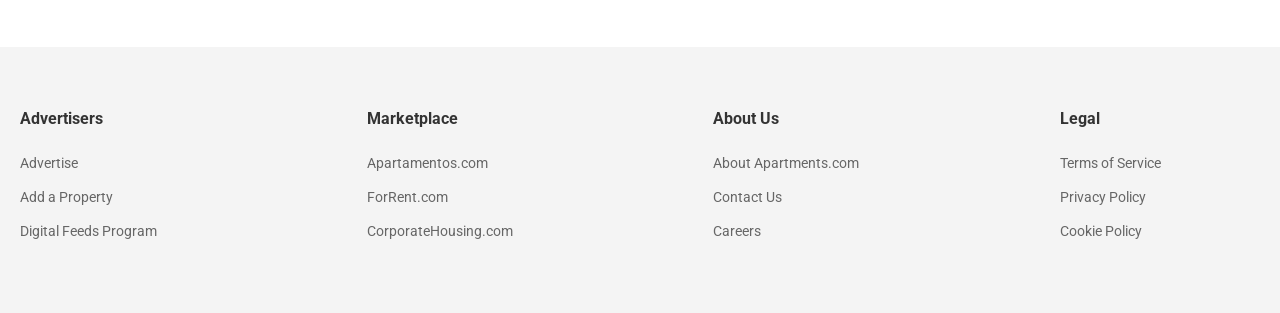
<file: apartments-clone/apartments-clone/rental-manager.html>
<!DOCTYPE html>
<html lang="en">
<head>
    <meta charset="UTF-8">
    <meta name="viewport" content="width=device-width, initial-scale=1.0">
    <meta name="description" content="Add a Property - Apartments.com Rental Manager Clone">
    <title>Apartments.com Rental Manager</title>
    <link href="https://fonts.googleapis.com/css2?family=Roboto:wght@400;500;700;900&display=swap" rel="stylesheet">
    <link rel="stylesheet" href="https://cdnjs.cloudflare.com/ajax/libs/font-awesome/6.4.0/css/all.min.css">
    <link rel="stylesheet" href="styles.css">
    <style>
        /* Specific overrides for the manager page to act as a standalone landing page */
        .manager-header {
            background-color: var(--text-light);
            box-shadow: var(--shadow-sm);
        }
    </style>
</head>
<body>
    <!-- Global Header -->
    <header class="site-header manager-header">
        <div class="header-container">
            <div class="logo-section" style="display: flex; align-items: center; gap: 15px;">
                <button class="btn-icon menu-toggle-btn" style="color: var(--text-dark); font-size: 20px;"><i class="fa-solid fa-bars"></i></button>
                <a href="index.html" class="logo-link" style="display: flex; align-items: center; gap: 10px; text-decoration: none; color: inherit;">
                    <div class="logo-icon"><i class="fa-solid fa-house-chimney"></i></div>
                    <span>Apartments.com</span>
                </a>
            </div>
            <nav class="nav-links">
                <a href="rental-manager.html">Manage Rentals</a>
                <a href="#">Property Managers</a>
            </nav>
            <div class="auth-buttons">
                <button class="btn btn-outline" onclick="window.location.href='dashboard.html'">Sign In</button>
                <button class="btn btn-primary">Sign Up</button>
            </div>
        </div>
    </header>

    <main>
        <!-- Manager Hero Section -->
        <section class="manager-hero">
            <div class="manager-hero-container">
                <div class="manager-hero-content">
                    <h1>The easy way to manage your rentals.</h1>
                    <p>List your property, screen tenants, create leases, and collect rent - all in one place, for free.</p>
                    <div class="cta-input-group">
                        <input type="text" placeholder="Enter your property address" class="manager-input">
                        <button class="btn-primary btn-cta" onclick="window.location.href='add-property.html'">Add a Property</button>
                    </div>
                    <div class="hero-stats">
                        <span><i class="fa-solid fa-eye"></i> 100M+ Monthly Visits</span>
                        <span><i class="fa-solid fa-file-contract"></i> 10M+ Leases Created</span>
                    </div>
                </div>
            </div>
        </section>

        <!-- Features Section -->
        <section class="manager-features-section">
            <div class="features-container">
                <div class="section-header text-center">
                    <h2 class="section-title">Everything you need, nothing you don't.</h2>
                    <p class="section-subtitle">A simple, completely free suite of tools designed specifically for independent landlords.</p>
                </div>
                
                <div class="features-grid">
                    <!-- Feature 1 -->
                    <div class="feature-card">
                        <div class="feature-icon"><i class="fa-solid fa-bullhorn"></i></div>
                        <h3>Get seen by more renters</h3>
                        <p>Your listing is automatically published to our network of top rental sites, reaching millions of renters entirely for free.</p>
                    </div>
                    
                    <!-- Feature 2 -->
                    <div class="feature-card">
                        <div class="feature-icon"><i class="fa-solid fa-id-card"></i></div>
                        <h3>Screen applicants completely</h3>
                        <p>Get comprehensive, TransUnion™ credit, criminal, and eviction reports so you can choose the right tenant with confidence.</p>
                    </div>

                    <!-- Feature 3 -->
                    <div class="feature-card">
                        <div class="feature-icon"><i class="fa-solid fa-money-check-dollar"></i></div>
                        <h3>Collect rent seamlessly</h3>
                        <p>Set up automatic rent payments and late fees. Tenants can pay using their preferred method, and money goes straight to your bank.</p>
                    </div>
                </div>
            </div>
        </section>

        <!-- Bottom CTA Banner -->
        <section class="manager-cta-banner">
            <div class="cta-banner-content">
                <h2>Ready to fill your vacancy?</h2>
                <p>Join hundreds of thousands of landlords who use Apartments.com to manage their properties.</p>
                <button class="btn-primary btn-large">Get Started for Free</button>
            </div>
        </section>
    </main>

    <!-- Global Footer -->
    <footer class="site-footer">
        <div class="footer-container">
            <div class="footer-col">
                <h4>Advertisers</h4>
                <ul>
                    <li><a href="#">Advertise</a></li>
                    <li><a href="#">Add a Property</a></li>
                    <li><a href="#">Digital Feeds Program</a></li>
                </ul>
            </div>
            <div class="footer-col">
                <h4>Marketplace</h4>
                <ul>
                    <li><a href="#">Apartamentos.com</a></li>
                    <li><a href="#">ForRent.com</a></li>
                    <li><a href="#">CorporateHousing.com</a></li>
                </ul>
            </div>
            <div class="footer-col">
                <h4>About Us</h4>
                <ul>
                    <li><a href="#">About Apartments.com</a></li>
                    <li><a href="#">Contact Us</a></li>
                    <li><a href="#">Careers</a></li>
                </ul>
            </div>
            <div class="footer-col">
                <h4>Legal</h4>
                <ul>
                    <li><a href="#">Terms of Service</a></li>
                    <li><a href="#">Privacy Policy</a></li>
                    <li><a href="#">Cookie Policy</a></li>
                </ul>
            </div>
        </div>
    </footer>

    <!-- Global Slide-out Menu -->
    <div class="global-menu-overlay" id="globalMenuOverlay"></div>
    <div class="global-side-menu" id="globalSideMenu">
        <div class="menu-header">
            <span style="font-size: 18px; font-weight: 700;">Site Directory</span>
            <button class="btn-icon close-menu-btn"><i class="fa-solid fa-xmark"></i></button>
        </div>
        <div class="menu-content">
            <div class="menu-section-title">Public Pages</div>
            <a href="index.html" class="menu-item"><i class="fa-solid fa-house"></i> Home</a>
            <a href="search-results.html" class="menu-item"><i class="fa-solid fa-magnifying-glass"></i> Search Results</a>
            
            <div class="menu-section-title">Property Managers</div>
            <a href="rental-manager.html" class="menu-item"><i class="fa-solid fa-building-user"></i> Rental Manager</a>
            <a href="add-property.html" class="menu-item"><i class="fa-solid fa-plus"></i> Add Property</a>
            
            <div class="menu-section-title">Admin & Dashboards</div>
            <a href="dashboard.html" class="menu-item"><i class="fa-solid fa-chart-line"></i> Owner Dashboard</a>
            <a href="leasing.html" class="menu-item"><i class="fa-solid fa-key"></i> Leasing & Tenants</a>
            <a href="user-management.html" class="menu-item"><i class="fa-solid fa-users-gear"></i> User Management</a>
            <a href="moderation.html" class="menu-item"><i class="fa-solid fa-shield-cat"></i> Content Moderation</a>
        </div>
    </div>

    <script src="script.js"></script>
</body>
</html>
</file>
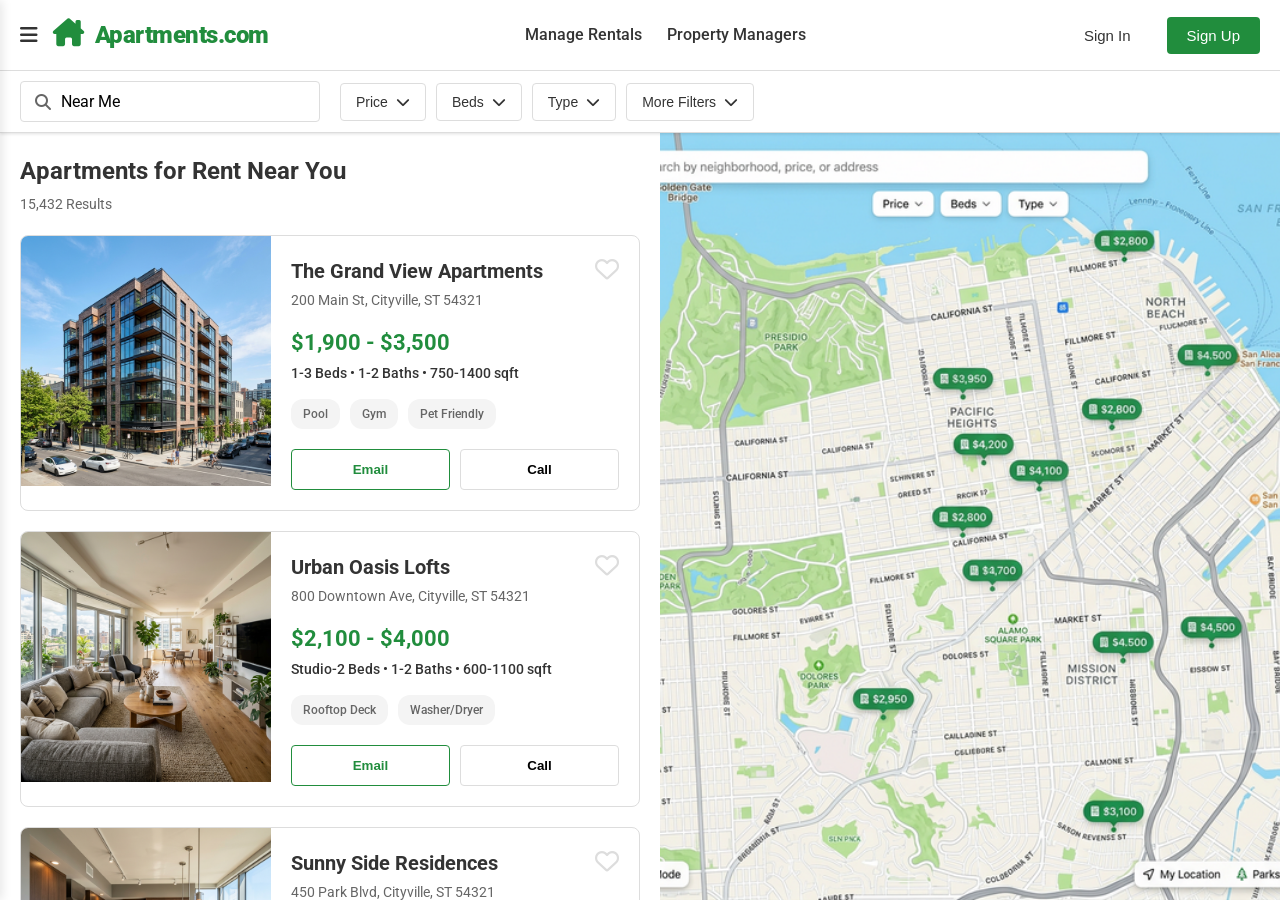
<file: apartments-clone/apartments-clone/search-results.html>
<!DOCTYPE html>
<html lang="en">
<head>
    <meta charset="UTF-8">
    <meta name="viewport" content="width=device-width, initial-scale=1.0">
    <meta name="description" content="Search Apartments Near Me - Apartments.com Clone">
    <title>Search Results - Apartments Near Me</title>
    <link href="https://fonts.googleapis.com/css2?family=Roboto:wght@400;500;700;900&display=swap" rel="stylesheet">
    <link rel="stylesheet" href="https://cdnjs.cloudflare.com/ajax/libs/font-awesome/6.4.0/css/all.min.css">
    <link rel="stylesheet" href="styles.css">
</head>
<body class="search-page-body">
    <!-- Header remains the same global header -->
    <header class="site-header">
        <div class="header-container">
            <div class="logo-section" style="display: flex; align-items: center; gap: 15px;">
                <button class="btn-icon menu-toggle-btn" style="color: var(--text-dark); font-size: 20px;"><i class="fa-solid fa-bars"></i></button>
                <a href="index.html" class="logo-link" style="display: flex; align-items: center; gap: 10px; text-decoration: none; color: inherit;">
                    <div class="logo-icon"><i class="fa-solid fa-house-chimney"></i></div>
                    <span>Apartments.com</span>
                </a>
            </div>
            <nav class="nav-links">
                <a href="rental-manager.html">Manage Rentals</a>
                <a href="#">Property Managers</a>
            </nav>
            <div class="auth-buttons">
                <button class="btn btn-outline" onclick="window.location.href='dashboard.html'">Sign In</button>
                <button class="btn btn-primary">Sign Up</button>
            </div>
        </div>
    </header>

    <!-- Filter Bar specific to search results -->
    <div class="filter-bar">
        <div class="filter-container">
            <div class="search-input-group filter-input">
                <div class="search-input-wrapper">
                    <i class="fa-solid fa-magnifying-glass"></i>
                    <input type="text" class="search-input" value="Near Me" aria-label="Location">
                </div>
            </div>
            <div class="filter-dropdowns">
                <button class="filter-btn">Price <i class="fa-solid fa-chevron-down"></i></button>
                <button class="filter-btn">Beds <i class="fa-solid fa-chevron-down"></i></button>
                <button class="filter-btn">Type <i class="fa-solid fa-chevron-down"></i></button>
                <button class="filter-btn">More Filters <i class="fa-solid fa-chevron-down"></i></button>
            </div>
        </div>
    </div>

    <!-- Main split layout -->
    <main class="search-layout">
        <!-- Left Pane: List of Results -->
        <section class="results-pane">
            <div class="results-header">
                <h2>Apartments for Rent Near You</h2>
                <div class="results-count">15,432 Results</div>
            </div>
            <div class="results-list">
                
                <!-- Result List Card 1 -->
                <article class="list-card">
                    <img src="images/apt4.png" alt="Building Exterior" class="list-card-image">
                    <div class="list-card-content">
                        <div class="list-card-header">
                            <div>
                                <h3 class="list-card-title">The Grand View Apartments</h3>
                                <div class="list-card-address">200 Main St, Cityville, ST 54321</div>
                            </div>
                            <button class="btn-favorite"><i class="fa-regular fa-heart"></i></button>
                        </div>
                        <div class="list-card-details">
                            <div class="list-card-price">$1,900 - $3,500</div>
                            <div class="list-card-stats">1-3 Beds &bull; 1-2 Baths &bull; 750-1400 sqft</div>
                        </div>
                        <div class="list-card-amenities">
                            <span>Pool</span>
                            <span>Gym</span>
                            <span>Pet Friendly</span>
                        </div>
                        <div class="list-card-actions">
                            <button class="btn-block btn-contact">Email</button>
                            <button class="btn-block">Call</button>
                        </div>
                    </div>
                </article>

                <!-- Result List Card 2 -->
                <article class="list-card">
                    <img src="images/apt1.png" alt="Interior View" class="list-card-image">
                    <div class="list-card-content">
                        <div class="list-card-header">
                            <div>
                                <h3 class="list-card-title">Urban Oasis Lofts</h3>
                                <div class="list-card-address">800 Downtown Ave, Cityville, ST 54321</div>
                            </div>
                            <button class="btn-favorite"><i class="fa-regular fa-heart"></i></button>
                        </div>
                        <div class="list-card-details">
                            <div class="list-card-price">$2,100 - $4,000</div>
                            <div class="list-card-stats">Studio-2 Beds &bull; 1-2 Baths &bull; 600-1100 sqft</div>
                        </div>
                        <div class="list-card-amenities">
                            <span>Rooftop Deck</span>
                            <span>Washer/Dryer</span>
                        </div>
                        <div class="list-card-actions">
                            <button class="btn-block btn-contact">Email</button>
                            <button class="btn-block">Call</button>
                        </div>
                    </div>
                </article>

                <!-- Result List Card 3 -->
                <article class="list-card">
                    <img src="images/apt2.png" alt="Kitchen View" class="list-card-image">
                    <div class="list-card-content">
                        <div class="list-card-header">
                            <div>
                                <h3 class="list-card-title">Sunny Side Residences</h3>
                                <div class="list-card-address">450 Park Blvd, Cityville, ST 54321</div>
                            </div>
                            <button class="btn-favorite"><i class="fa-regular fa-heart"></i></button>
                        </div>
                        <div class="list-card-details">
                            <div class="list-card-price">$1,500 - $2,800</div>
                            <div class="list-card-stats">1-2 Beds &bull; 1 Bath &bull; 700-1000 sqft</div>
                        </div>
                        <div class="list-card-amenities">
                            <span>Balcony</span>
                            <span>Fitness Center</span>
                        </div>
                        <div class="list-card-actions">
                            <button class="btn-block btn-contact">Email</button>
                            <button class="btn-block">Call</button>
                        </div>
                    </div>
                </article>

            </div>
        </section>

        <!-- Right Pane: Map View -->
        <section class="map-pane">
            <!-- Using our generated map image as a placeholder for the interactive map -->
            <img src="images/map.png" alt="Map View of Properties" class="map-image">
        </section>
    </main>
    <!-- Global Slide-out Menu -->
    <div class="global-menu-overlay" id="globalMenuOverlay"></div>
    <div class="global-side-menu" id="globalSideMenu">
        <div class="menu-header">
            <span style="font-size: 18px; font-weight: 700;">Site Directory</span>
            <button class="btn-icon close-menu-btn"><i class="fa-solid fa-xmark"></i></button>
        </div>
        <div class="menu-content">
            <div class="menu-section-title">Public Pages</div>
            <a href="index.html" class="menu-item"><i class="fa-solid fa-house"></i> Home</a>
            <a href="search-results.html" class="menu-item"><i class="fa-solid fa-magnifying-glass"></i> Search Results</a>
            
            <div class="menu-section-title">Property Managers</div>
            <a href="rental-manager.html" class="menu-item"><i class="fa-solid fa-building-user"></i> Rental Manager</a>
            <a href="add-property.html" class="menu-item"><i class="fa-solid fa-plus"></i> Add Property</a>
            
            <div class="menu-section-title">Admin & Dashboards</div>
            <a href="dashboard.html" class="menu-item"><i class="fa-solid fa-chart-line"></i> Owner Dashboard</a>
            <a href="leasing.html" class="menu-item"><i class="fa-solid fa-key"></i> Leasing & Tenants</a>
            <a href="user-management.html" class="menu-item"><i class="fa-solid fa-users-gear"></i> User Management</a>
            <a href="moderation.html" class="menu-item"><i class="fa-solid fa-shield-cat"></i> Content Moderation</a>
        </div>
    </div>

    <script src="script.js"></script>
</body>
</html>
</file>
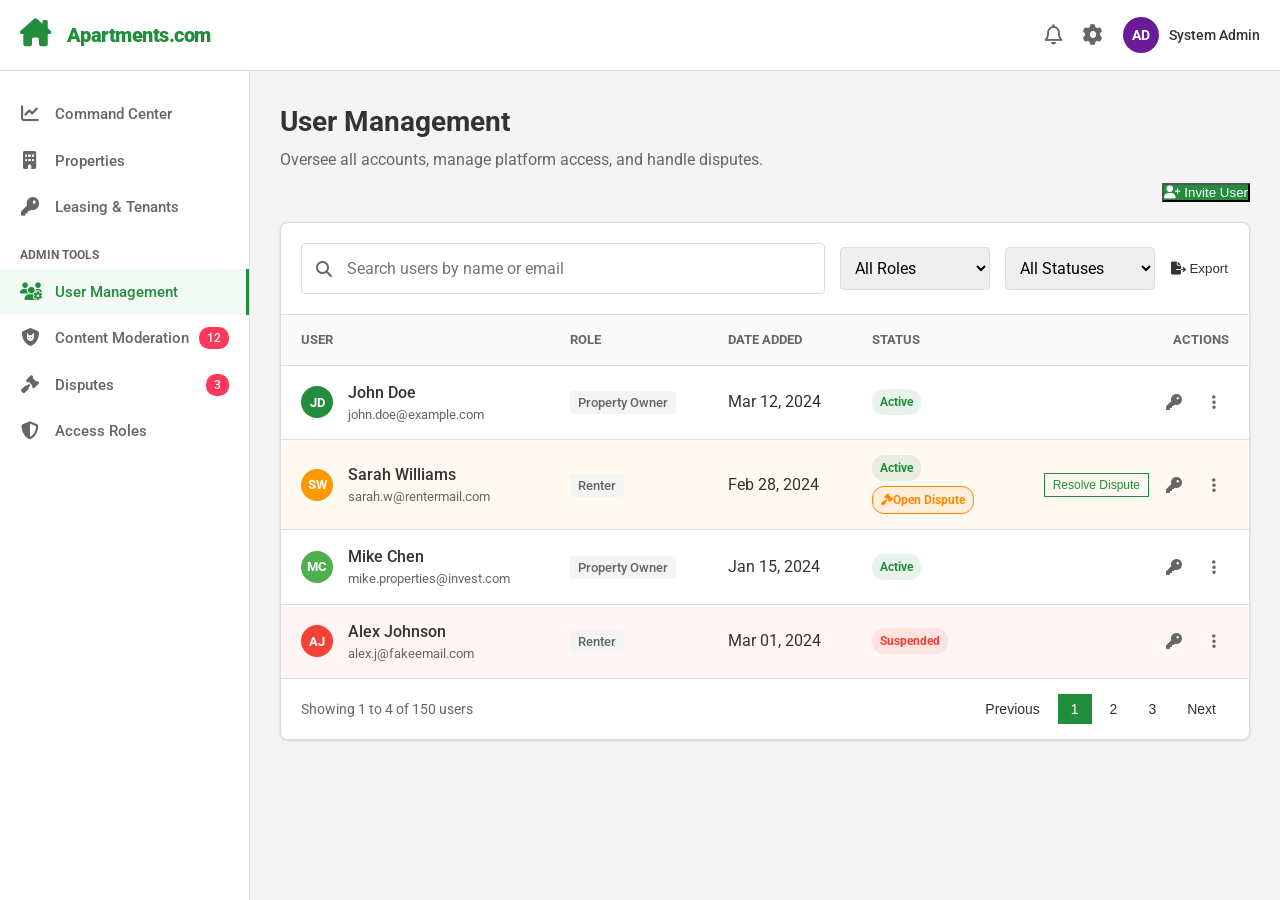
<file: apartments-clone/apartments-clone/user-management.html>
<!DOCTYPE html>
<html lang="en">
<head>
    <meta charset="UTF-8">
    <meta name="viewport" content="width=device-width, initial-scale=1.0">
    <meta name="description" content="User Management - Admin Hub">
    <title>User Management | Admin Hub</title>
    <link href="https://fonts.googleapis.com/css2?family=Roboto:wght@400;500;700;900&display=swap" rel="stylesheet">
    <link rel="stylesheet" href="https://cdnjs.cloudflare.com/ajax/libs/font-awesome/6.4.0/css/all.min.css">
    <link rel="stylesheet" href="styles.css">
</head>
<body class="dashboard-body">

    <!-- Top Navigation Bar (Dashboard specific) -->
    <header class="site-header dashboard-header">
        <div class="header-container">
            <div class="logo-section">
                <a href="index.html" class="logo-link">
                    <div class="logo-icon"><i class="fa-solid fa-house-chimney"></i></div>
                    <span style="font-size: 20px;">Apartments.com</span>
                </a>
            </div>
            
            <div class="dashboard-user-nav">
                <button class="btn-icon"><i class="fa-regular fa-bell"></i></button>
                <button class="btn-icon"><i class="fa-solid fa-gear"></i></button>
                <div class="user-profile">
                    <div class="avatar" style="background-color: #6a1b9a;">AD</div>
                    <span class="user-name">System Admin</span>
                </div>
            </div>
        </div>
    </header>

    <div class="dashboard-layout">
        <!-- Sidebar Navigation -->
        <aside class="dashboard-sidebar">
            <nav class="sidebar-nav">
                <a href="dashboard.html" class="sidebar-link"><i class="fa-solid fa-chart-line"></i> Command Center</a>
                <a href="#" class="sidebar-link"><i class="fa-solid fa-building"></i> Properties</a>
                <a href="leasing.html" class="sidebar-link"><i class="fa-solid fa-key"></i> Leasing & Tenants</a>
                <div style="margin: 15px 20px 5px; font-size: 12px; font-weight: 700; color: var(--gray-text); text-transform: uppercase;">Admin Tools</div>
                <a href="user-management.html" class="sidebar-link active"><i class="fa-solid fa-users-gear"></i> User Management</a>
                <a href="moderation.html" class="sidebar-link"><i class="fa-solid fa-shield-cat"></i> Content Moderation <span class="badge warning">12</span></a>
                <a href="#" class="sidebar-link"><i class="fa-solid fa-gavel"></i> Disputes <span class="badge warning">3</span></a>
                <a href="#" class="sidebar-link"><i class="fa-solid fa-shield-halved"></i> Access Roles</a>
            </nav>
        </aside>

        <!-- Main Content Area -->
        <main class="dashboard-main">
            <div class="dashboard-header-text" style="display: flex; justify-content: space-between; align-items: flex-end;">
                <div>
                    <h1>User Management</h1>
                    <p>Oversee all accounts, manage platform access, and handle disputes.</p>
                </div>
                <button class="btn-primary"><i class="fa-solid fa-user-plus"></i> Invite User</button>
            </div>

            <div class="admin-data-card">
                <!-- Table Controls Container -->
                <div class="table-controls">
                    <div class="search-input-wrapper" style="width: 300px;">
                        <i class="fa-solid fa-magnifying-glass"></i>
                        <input type="text" class="search-input" placeholder="Search users by name or email">
                    </div>
                    
                    <div class="filter-controls">
                        <select class="form-input" style="padding: 10px; min-width: 150px;">
                            <option>All Roles</option>
                            <option>Property Owner</option>
                            <option>Renter</option>
                            <option>Admin</option>
                        </select>
                        <select class="form-input" style="padding: 10px; min-width: 150px;">
                            <option>All Statuses</option>
                            <option>Active</option>
                            <option>Suspended</option>
                            <option>Pending Verify</option>
                        </select>
                        <button class="btn-outline"><i class="fa-solid fa-file-export"></i> Export</button>
                    </div>
                </div>

                <!-- Data Table -->
                <div class="table-responsive">
                    <table class="data-table">
                        <thead>
                            <tr>
                                <th>User</th>
                                <th>Role</th>
                                <th>Date Added</th>
                                <th>Status</th>
                                <th class="text-right">Actions</th>
                            </tr>
                        </thead>
                        <tbody>
                            <!-- Row 1 -->
                            <tr>
                                <td>
                                    <div class="user-cell">
                                        <div class="avatar-small">JD</div>
                                        <div>
                                            <div class="user-fullname">John Doe</div>
                                            <div class="user-email">john.doe@example.com</div>
                                        </div>
                                    </div>
                                </td>
                                <td><span class="role-tag">Property Owner</span></td>
                                <td>Mar 12, 2024</td>
                                <td><span class="status-badge status-active">Active</span></td>
                                <td class="text-right">
                                    <div class="action-menu">
                                        <button class="btn-icon-small" title="Manage Access"><i class="fa-solid fa-key"></i></button>
                                        <button class="btn-icon-small" title="View Profile"><i class="fa-solid fa-ellipsis-vertical"></i></button>
                                    </div>
                                </td>
                            </tr>
                            
                            <!-- Row 2 -->
                            <tr class="row-warning">
                                <td>
                                    <div class="user-cell">
                                        <div class="avatar-small" style="background-color: #ff9800;">SW</div>
                                        <div>
                                            <div class="user-fullname">Sarah Williams</div>
                                            <div class="user-email">sarah.w@rentermail.com</div>
                                        </div>
                                    </div>
                                </td>
                                <td><span class="role-tag">Renter</span></td>
                                <td>Feb 28, 2024</td>
                                <td>
                                    <div style="display: flex; gap: 5px; flex-direction: column; align-items: flex-start;">
                                        <span class="status-badge status-active">Active</span>
                                        <span class="status-badge status-dispute"><i class="fa-solid fa-gavel"></i> Open Dispute</span>
                                    </div>
                                </td>
                                <td class="text-right">
                                    <div class="action-menu">
                                        <button class="btn-contact btn-small" style="font-size: 12px; padding: 4px 8px;">Resolve Dispute</button>
                                        <button class="btn-icon-small" title="Manage Access"><i class="fa-solid fa-key"></i></button>
                                        <button class="btn-icon-small" title="View Profile"><i class="fa-solid fa-ellipsis-vertical"></i></button>
                                    </div>
                                </td>
                            </tr>

                            <!-- Row 3 -->
                            <tr>
                                <td>
                                    <div class="user-cell">
                                        <div class="avatar-small" style="background-color: #4CAF50;">MC</div>
                                        <div>
                                            <div class="user-fullname">Mike Chen</div>
                                            <div class="user-email">mike.properties@invest.com</div>
                                        </div>
                                    </div>
                                </td>
                                <td><span class="role-tag">Property Owner</span></td>
                                <td>Jan 15, 2024</td>
                                <td><span class="status-badge status-active">Active</span></td>
                                <td class="text-right">
                                    <div class="action-menu">
                                        <button class="btn-icon-small" title="Manage Access"><i class="fa-solid fa-key"></i></button>
                                        <button class="btn-icon-small" title="View Profile"><i class="fa-solid fa-ellipsis-vertical"></i></button>
                                    </div>
                                </td>
                            </tr>

                            <!-- Row 4 -->
                            <tr class="row-suspended">
                                <td>
                                    <div class="user-cell">
                                        <div class="avatar-small" style="background-color: #f44336;">AJ</div>
                                        <div>
                                            <div class="user-fullname">Alex Johnson</div>
                                            <div class="user-email">alex.j@fakeemail.com</div>
                                        </div>
                                    </div>
                                </td>
                                <td><span class="role-tag">Renter</span></td>
                                <td>Mar 01, 2024</td>
                                <td><span class="status-badge status-suspended">Suspended</span></td>
                                <td class="text-right">
                                    <div class="action-menu">
                                        <button class="btn-icon-small" title="Manage Access"><i class="fa-solid fa-key"></i></button>
                                        <button class="btn-icon-small" title="View Profile"><i class="fa-solid fa-ellipsis-vertical"></i></button>
                                    </div>
                                </td>
                            </tr>
                        </tbody>
                    </table>
                </div>
                
                <!-- Pagination -->
                <div class="pagination-footer">
                    <span class="page-info">Showing 1 to 4 of 150 users</span>
                    <div class="page-controls">
                        <button class="btn-outline" disabled>Previous</button>
                        <button class="btn-outline active">1</button>
                        <button class="btn-outline">2</button>
                        <button class="btn-outline">3</button>
                        <button class="btn-outline">Next</button>
                    </div>
                </div>
            </div>

        </main>
    </div>

</body>
</html>
</file>
<file: apartments-clone/styles.css>
:root {
    --primary-green: #218d3d;
    --primary-green-hover: #1e7a3b;
    --dark-green: #11421f;
    --text-dark: #333333;
    --text-light: #ffffff;
    --gray-light: #f4f4f4;
    --gray-border: #dddddd;
    --gray-text: #666666;
    --font-stack: 'Roboto', sans-serif;
    --shadow-sm: 0 1px 3px rgba(0,0,0,0.12);
    --shadow-md: 0 4px 6px rgba(0,0,0,0.1);
    --shadow-lg: 0 10px 15px rgba(0,0,0,0.15);
    --transition-speed: 0.2s;
}

* {
    margin: 0;
    padding: 0;
    box-sizing: border-box;
}

body {
    font-family: var(--font-stack);
    color: var(--text-dark);
    background-color: #ffffff;
    line-height: 1.5;
}

a {
    text-decoration: none;
    color: inherit;
}

ul {
    list-style: none;
}

/* Header */
.site-header {
    background-color: var(--text-light);
    border-bottom: 1px solid var(--gray-border);
    position: sticky;
    top: 0;
    z-index: 1000;
}

.header-container {
    max-width: 1400px;
    margin: 0 auto;
    padding: 0 20px;
    height: 70px;
    display: flex;
    align-items: center;
    justify-content: space-between;
}

.logo-section {
    display: flex;
    align-items: center;
    gap: 15px;
    font-size: 24px;
    font-weight: 900;
    color: var(--primary-green);
    letter-spacing: -0.5px;
}
.logo-icon i {
    font-size: 28px;
}

.nav-links {
    display: flex;
    gap: 25px;
    font-weight: 500;
}

.nav-links a {
    color: var(--text-dark);
    transition: color var(--transition-speed);
}
.nav-links a:hover {
    color: var(--primary-green);
}

.auth-buttons {
    display: flex;
    align-items: center;
    gap: 15px;
}

.btn {
    padding: 10px 20px;
    font-weight: 500;
    border-radius: 4px;
    cursor: pointer;
    transition: all var(--transition-speed);
    border: none;
    font-size: 15px;
}

.btn-outline {
    background-color: transparent;
    color: var(--text-dark);
    border: 1px solid transparent;
}
.btn-outline:hover {
    background-color: var(--gray-light);
}

.btn-primary {
    background-color: var(--primary-green);
    color: var(--text-light);
}
.btn-primary:hover {
    background-color: var(--primary-green-hover);
}

/* Hero Section */
.hero {
    position: relative;
    height: 500px;
    background-image: url('images/hero.png');
    background-size: cover;
    background-position: center;
    display: flex;
    align-items: center;
    justify-content: center;
    padding: 0 20px;
}

.hero::after {
    content: '';
    position: absolute;
    top: 0;
    left: 0;
    width: 100%;
    height: 100%;
    background: rgba(0,0,0,0.4);
    z-index: 1;
}

.hero-content {
    position: relative;
    z-index: 2;
    width: 100%;
    max-width: 800px;
    text-align: center;
}

.hero-title {
    color: var(--text-light);
    font-size: 48px;
    font-weight: 900;
    margin-bottom: 30px;
    text-shadow: 0 2px 4px rgba(0,0,0,0.3);
}

.search-container {
    background: var(--text-light);
    border-radius: 8px;
    padding: 15px;
    box-shadow: var(--shadow-lg);
}

.search-tabs {
    display: flex;
    gap: 20px;
    margin-bottom: 15px;
    border-bottom: 1px solid var(--gray-border);
}

.tab {
    padding: 10px 5px;
    font-weight: 500;
    color: var(--gray-text);
    cursor: pointer;
    position: relative;
}

.tab.active {
    color: var(--primary-green);
}

.tab.active::after {
    content: '';
    position: absolute;
    bottom: -1px;
    left: 0;
    width: 100%;
    height: 3px;
    background-color: var(--primary-green);
    border-top-left-radius: 2px;
    border-top-right-radius: 2px;
}

.search-input-group {
    display: flex;
    gap: 10px;
}

.search-input-wrapper {
    flex: 1;
    position: relative;
    display: flex;
    align-items: center;
}

.search-input-wrapper i {
    position: absolute;
    left: 15px;
    color: var(--gray-text);
}

.search-input {
    width: 100%;
    padding: 15px 15px 15px 45px;
    border: 1px solid var(--gray-border);
    border-radius: 4px;
    font-size: 16px;
    font-family: inherit;
    outline: none;
    transition: border-color var(--transition-speed);
}

.search-input:focus {
    border-color: var(--primary-green);
}

.btn-search {
    background-color: var(--primary-green);
    color: var(--text-light);
    padding: 0 30px;
    font-size: 16px;
    font-weight: 700;
    border: none;
    border-radius: 4px;
    cursor: pointer;
    transition: background-color var(--transition-speed);
}

.btn-search:hover {
    background-color: var(--primary-green-hover);
}

/* Explore Section */
.explore-section {
    max-width: 1400px;
    margin: 60px auto;
    padding: 0 20px;
}

.section-header {
    margin-bottom: 30px;
}
.section-title {
    font-size: 28px;
    font-weight: 700;
    color: var(--text-dark);
}

.featured-grid {
    display: grid;
    grid-template-columns: repeat(auto-fill, minmax(350px, 1fr));
    gap: 30px;
}

.listing-card {
    border: 1px solid var(--gray-border);
    border-radius: 8px;
    overflow: hidden;
    transition: box-shadow var(--transition-speed), transform var(--transition-speed);
    display: flex;
    flex-direction: column;
}

.listing-card:hover {
    box-shadow: var(--shadow-lg);
    transform: translateY(-2px);
}

.listing-image {
    width: 100%;
    height: 220px;
    object-fit: cover;
}

.listing-content {
    padding: 20px;
    display: flex;
    flex-direction: column;
    flex: 1;
}

.listing-price {
    font-size: 22px;
    font-weight: 700;
    color: var(--text-dark);
    margin-bottom: 5px;
}

.listing-beds {
    font-size: 15px;
    color: var(--gray-text);
    margin-bottom: 10px;
}

.listing-address {
    font-size: 16px;
    font-weight: 500;
    color: var(--text-dark);
    margin-bottom: 20px;
}

.listing-actions {
    margin-top: auto;
    display: flex;
    gap: 10px;
}

.btn-block {
    flex: 1;
    text-align: center;
    padding: 12px;
    font-weight: 700;
    border-radius: 4px;
    cursor: pointer;
    border: 1px solid var(--gray-border);
    background: transparent;
    transition: all var(--transition-speed);
}
.btn-block:hover {
    background: var(--gray-light);
}

.btn-contact {
    background-color: transparent;
    border: 1px solid var(--primary-green);
    color: var(--primary-green);
}
.btn-contact:hover {
    background-color: rgba(33, 141, 61, 0.05);
}

/* Footer Section */
.site-footer {
    background-color: var(--gray-light);
    padding: 60px 20px;
    margin-top: 60px;
}

.footer-container {
    max-width: 1400px;
    margin: 0 auto;
    display: flex;
    justify-content: space-between;
    flex-wrap: wrap;
    gap: 40px;
}

.footer-col {
    min-width: 200px;
}

.footer-col h4 {
    margin-bottom: 20px;
    font-size: 16px;
    font-weight: 700;
}

.footer-col ul li {
    margin-bottom: 10px;
}

.footer-col ul li a {
    color: var(--gray-text);
    font-size: 14px;
    transition: color var(--transition-speed);
}

.footer-col ul li a:hover {
    color: var(--primary-green);
    text-decoration: underline;
}

@media (max-width: 768px) {
    .nav-links {
        display: none;
    }
    .hero-title {
        font-size: 32px;
    }
    .search-input-group {
        flex-direction: column;
    }
    .btn-search {
        padding: 15px;
    }
    .featured-grid {
        grid-template-columns: 1fr;
    }
}
</file>
<file: apartments-clone/apartments-clone/styles.css>
:root {
    --primary-green: #218d3d;
    --primary-green-hover: #1e7a3b;
    --dark-green: #11421f;
    --text-dark: #333333;
    --text-light: #ffffff;
    --gray-light: #f4f4f4;
    --gray-border: #dddddd;
    --gray-text: #666666;
    --font-stack: 'Roboto', sans-serif;
    --shadow-sm: 0 1px 3px rgba(0,0,0,0.12);
    --shadow-md: 0 4px 6px rgba(0,0,0,0.1);
    --shadow-lg: 0 10px 15px rgba(0,0,0,0.15);
    --transition-speed: 0.2s;
}

* {
    margin: 0;
    padding: 0;
    box-sizing: border-box;
}

body {
    font-family: var(--font-stack);
    color: var(--text-dark);
    background-color: #ffffff;
    line-height: 1.5;
}

a {
    text-decoration: none;
    color: inherit;
}

ul {
    list-style: none;
}

/* Header */
.site-header {
    background-color: var(--text-light);
    border-bottom: 1px solid var(--gray-border);
    position: sticky;
    top: 0;
    z-index: 1000;
}

.header-container {
    max-width: 1400px;
    margin: 0 auto;
    padding: 0 20px;
    height: 70px;
    display: flex;
    align-items: center;
    justify-content: space-between;
}

.logo-section {
    display: flex;
    align-items: center;
    gap: 15px;
    font-size: 24px;
    font-weight: 900;
    color: var(--primary-green);
    letter-spacing: -0.5px;
}
.logo-icon i {
    font-size: 28px;
}

.nav-links {
    display: flex;
    gap: 25px;
    font-weight: 500;
}

.nav-links a {
    color: var(--text-dark);
    transition: color var(--transition-speed);
}
.nav-links a:hover {
    color: var(--primary-green);
}

.auth-buttons {
    display: flex;
    align-items: center;
    gap: 15px;
}

.btn {
    padding: 10px 20px;
    font-weight: 500;
    border-radius: 4px;
    cursor: pointer;
    transition: all var(--transition-speed);
    border: none;
    font-size: 15px;
}

.btn-outline {
    background-color: transparent;
    color: var(--text-dark);
    border: 1px solid transparent;
}
.btn-outline:hover {
    background-color: var(--gray-light);
}

.btn-primary {
    background-color: var(--primary-green);
    color: var(--text-light);
}
.btn-primary:hover {
    background-color: var(--primary-green-hover);
}

/* Hero Section */
.hero {
    position: relative;
    height: 500px;
    background-image: url('images/hero.png');
    background-size: cover;
    background-position: center;
    display: flex;
    align-items: center;
    justify-content: center;
    padding: 0 20px;
}

.hero::after {
    content: '';
    position: absolute;
    top: 0;
    left: 0;
    width: 100%;
    height: 100%;
    background: rgba(0,0,0,0.4);
    z-index: 1;
}

.hero-content {
    position: relative;
    z-index: 2;
    width: 100%;
    max-width: 800px;
    text-align: center;
}

.hero-title {
    color: var(--text-light);
    font-size: 48px;
    font-weight: 900;
    margin-bottom: 30px;
    text-shadow: 0 2px 4px rgba(0,0,0,0.3);
}

.search-container {
    background: var(--text-light);
    border-radius: 8px;
    padding: 15px;
    box-shadow: var(--shadow-lg);
}

.search-tabs {
    display: flex;
    gap: 20px;
    margin-bottom: 15px;
    border-bottom: 1px solid var(--gray-border);
}

.tab {
    padding: 10px 5px;
    font-weight: 500;
    color: var(--gray-text);
    cursor: pointer;
    position: relative;
}

.tab.active {
    color: var(--primary-green);
}

.tab.active::after {
    content: '';
    position: absolute;
    bottom: -1px;
    left: 0;
    width: 100%;
    height: 3px;
    background-color: var(--primary-green);
    border-top-left-radius: 2px;
    border-top-right-radius: 2px;
}

.search-input-group {
    display: flex;
    gap: 10px;
}

.search-input-wrapper {
    flex: 1;
    position: relative;
    display: flex;
    align-items: center;
}

.search-input-wrapper i {
    position: absolute;
    left: 15px;
    color: var(--gray-text);
}

.search-input {
    width: 100%;
    padding: 15px 15px 15px 45px;
    border: 1px solid var(--gray-border);
    border-radius: 4px;
    font-size: 16px;
    font-family: inherit;
    outline: none;
    transition: border-color var(--transition-speed);
}

.search-input:focus {
    border-color: var(--primary-green);
}

.btn-search {
    background-color: var(--primary-green);
    color: var(--text-light);
    padding: 0 30px;
    font-size: 16px;
    font-weight: 700;
    border: none;
    border-radius: 4px;
    cursor: pointer;
    transition: background-color var(--transition-speed);
}

.btn-search:hover {
    background-color: var(--primary-green-hover);
}

/* Explore Section */
.explore-section {
    max-width: 1400px;
    margin: 60px auto;
    padding: 0 20px;
}

.section-header {
    margin-bottom: 30px;
}
.section-title {
    font-size: 28px;
    font-weight: 700;
    color: var(--text-dark);
}

.featured-grid {
    display: grid;
    grid-template-columns: repeat(auto-fill, minmax(350px, 1fr));
    gap: 30px;
}

.listing-card {
    border: 1px solid var(--gray-border);
    border-radius: 8px;
    overflow: hidden;
    transition: box-shadow var(--transition-speed), transform var(--transition-speed);
    display: flex;
    flex-direction: column;
}

.listing-card:hover {
    box-shadow: var(--shadow-lg);
    transform: translateY(-2px);
}

.listing-image {
    width: 100%;
    height: 220px;
    object-fit: cover;
}

.listing-content {
    padding: 20px;
    display: flex;
    flex-direction: column;
    flex: 1;
}

.listing-price {
    font-size: 22px;
    font-weight: 700;
    color: var(--text-dark);
    margin-bottom: 5px;
}

.listing-beds {
    font-size: 15px;
    color: var(--gray-text);
    margin-bottom: 10px;
}

.listing-address {
    font-size: 16px;
    font-weight: 500;
    color: var(--text-dark);
    margin-bottom: 20px;
}

.listing-actions {
    margin-top: auto;
    display: flex;
    gap: 10px;
}

.btn-block {
    flex: 1;
    text-align: center;
    padding: 12px;
    font-weight: 700;
    border-radius: 4px;
    cursor: pointer;
    border: 1px solid var(--gray-border);
    background: transparent;
    transition: all var(--transition-speed);
}
.btn-block:hover {
    background: var(--gray-light);
}

.btn-contact {
    background-color: transparent;
    border: 1px solid var(--primary-green);
    color: var(--primary-green);
}
.btn-contact:hover {
    background-color: rgba(33, 141, 61, 0.05);
}

/* Footer Section */
.site-footer {
    background-color: var(--gray-light);
    padding: 60px 20px;
    margin-top: 60px;
}

.footer-container {
    max-width: 1400px;
    margin: 0 auto;
    display: flex;
    justify-content: space-between;
    flex-wrap: wrap;
    gap: 40px;
}

.footer-col {
    min-width: 200px;
}

.footer-col h4 {
    margin-bottom: 20px;
    font-size: 16px;
    font-weight: 700;
}

.footer-col ul li {
    margin-bottom: 10px;
}

.footer-col ul li a {
    color: var(--gray-text);
    font-size: 14px;
    transition: color var(--transition-speed);
}

.footer-col ul li a:hover {
    color: var(--primary-green);
    text-decoration: underline;
}

@media (max-width: 768px) {
    .nav-links {
        display: none;
    }
    .hero-title {
        font-size: 32px;
    }
    .search-input-group {
        flex-direction: column;
    }
    .btn-search {
        padding: 15px;
    }
    .featured-grid {
        grid-template-columns: 1fr;
    }
}

/* Search Results Layout */
.logo-link {
    display: flex;
    align-items: center;
    gap: 15px;
}

.search-page-body {
    height: 100vh;
    display: flex;
    flex-direction: column;
    overflow: hidden;
}

.filter-bar {
    background-color: var(--text-light);
    border-bottom: 1px solid var(--gray-border);
    padding: 10px 20px;
    box-shadow: var(--shadow-sm);
    z-index: 10;
}

.filter-container {
    max-width: 1400px;
    margin: 0 auto;
    display: flex;
    gap: 20px;
    align-items: center;
    flex-wrap: wrap;
}

.filter-input {
    width: 300px;
    margin-bottom: 0;
}

.filter-input .search-input {
    padding: 10px 15px 10px 40px;
}

.filter-dropdowns {
    display: flex;
    gap: 10px;
}

.filter-btn {
    background-color: var(--text-light);
    border: 1px solid var(--gray-border);
    border-radius: 4px;
    padding: 10px 15px;
    font-size: 14px;
    font-weight: 500;
    color: var(--text-dark);
    cursor: pointer;
    display: flex;
    align-items: center;
    gap: 8px;
    transition: all var(--transition-speed);
}

.filter-btn:hover {
    background-color: var(--gray-light);
    border-color: #bbbbbb;
}

/* Split Layout */
.search-layout {
    display: flex;
    flex: 1;
    overflow: hidden; /* prevents main layout from scrolling, scrolling is handled by panes */
    background-color: var(--gray-light);
}

.results-pane {
    flex: 1;
    min-width: 40%;
    max-width: 60%;
    overflow-y: auto;
    padding: 20px;
    background-color: var(--text-light);
}

.results-header {
    margin-bottom: 20px;
}
.results-header h2 {
    font-size: 24px;
    color: var(--text-dark);
    margin-bottom: 5px;
}
.results-count {
    color: var(--gray-text);
    font-size: 14px;
}

.results-list {
    display: flex;
    flex-direction: column;
    gap: 20px;
}

/* List Card */
.list-card {
    display: flex;
    border: 1px solid var(--gray-border);
    border-radius: 8px;
    overflow: hidden;
    background-color: var(--text-light);
    transition: box-shadow var(--transition-speed);
}

.list-card:hover {
    box-shadow: var(--shadow-md);
}

.list-card-image {
    width: 250px;
    height: 100%;
    object-fit: cover;
}

.list-card-content {
    padding: 20px;
    flex: 1;
    display: flex;
    flex-direction: column;
}

.list-card-header {
    display: flex;
    justify-content: space-between;
    align-items: flex-start;
    margin-bottom: 15px;
}

.list-card-title {
    font-size: 20px;
    font-weight: 700;
    color: var(--text-dark);
}

.list-card-address {
    font-size: 14px;
    color: var(--gray-text);
    margin-top: 4px;
}

.btn-favorite {
    background: transparent;
    border: none;
    font-size: 24px;
    color: var(--gray-border);
    cursor: pointer;
    transition: color var(--transition-speed);
}
.btn-favorite:hover {
    color: #ff385c;
}

.list-card-details {
    margin-bottom: 15px;
}

.list-card-price {
    font-size: 22px;
    font-weight: 700;
    color: var(--primary-green);
    margin-bottom: 4px;
}

.list-card-stats {
    font-size: 14px;
    color: var(--text-dark);
    font-weight: 500;
}

.list-card-amenities {
    display: flex;
    flex-wrap: wrap;
    gap: 10px;
    margin-bottom: 20px;
}

.list-card-amenities span {
    background-color: var(--gray-light);
    padding: 6px 12px;
    border-radius: 12px;
    font-size: 12px;
    color: var(--gray-text);
    font-weight: 500;
}

.list-card-actions {
    margin-top: auto;
    display: flex;
    gap: 10px;
}

/* Map Pane */
.map-pane {
    flex: 1;
    position: relative;
    background-color: #e6e4df; /* standard map background color */
}

.map-image {
    width: 100%;
    height: 100%;
    object-fit: cover;
}

@media (max-width: 900px) {
    .search-layout {
        flex-direction: column;
    }
    .results-pane {
        max-width: 100%;
        height: 50vh;
    }
    .map-pane {
        height: 50vh;
    }
    .list-card {
        flex-direction: column;
    }
    .list-card-image {
        width: 100%;
        height: 200px;
    }
}

/* Rental Manager Layout */
.manager-hero {
    background-color: var(--dark-green);
    background-image: linear-gradient(135deg, #11421f 0%, #218d3d 100%);
    padding: 100px 20px;
    color: var(--text-light);
}

.manager-hero-container {
    max-width: 1200px;
    margin: 0 auto;
    display: flex;
    align-items: center;
}

.manager-hero-content {
    max-width: 600px;
}

.manager-hero-content h1 {
    font-size: 52px;
    font-weight: 900;
    line-height: 1.1;
    margin-bottom: 20px;
}

.manager-hero-content p {
    font-size: 20px;
    margin-bottom: 40px;
    opacity: 0.9;
}

.cta-input-group {
    display: flex;
    gap: 10px;
    margin-bottom: 30px;
}

.manager-input {
    flex: 1;
    padding: 15px 20px;
    border: none;
    border-radius: 4px;
    font-size: 16px;
    font-family: inherit;
    outline: none;
}

.btn-cta {
    padding: 15px 30px;
    font-size: 18px;
    font-weight: 700;
    border: none;
    border-radius: 4px;
    cursor: pointer;
    background-color: #ffffff;
    color: var(--primary-green);
    transition: background-color var(--transition-speed);
}

.btn-cta:hover {
    background-color: var(--gray-light);
}

.hero-stats {
    display: flex;
    gap: 30px;
    font-size: 14px;
    font-weight: 500;
    opacity: 0.8;
}

.hero-stats span i {
    margin-right: 5px;
}

/* Manager Features Section */
.manager-features-section {
    padding: 80px 20px;
    background-color: #ffffff;
}

.features-container {
    max-width: 1200px;
    margin: 0 auto;
}

.text-center {
    text-align: center;
}

.section-subtitle {
    font-size: 18px;
    color: var(--gray-text);
    margin-top: 10px;
    max-width: 600px;
    margin-left: auto;
    margin-right: auto;
}

.features-grid {
    display: grid;
    grid-template-columns: repeat(auto-fit, minmax(300px, 1fr));
    gap: 40px;
    margin-top: 60px;
}

.feature-card {
    text-align: center;
    padding: 30px;
    border-radius: 8px;
    background-color: var(--gray-light);
    transition: transform var(--transition-speed);
}

.feature-card:hover {
    transform: translateY(-5px);
}

.feature-icon {
    width: 80px;
    height: 80px;
    margin: 0 auto 20px;
    background-color: rgba(33, 141, 61, 0.1);
    color: var(--primary-green);
    border-radius: 50%;
    display: flex;
    align-items: center;
    justify-content: center;
    font-size: 32px;
}

.feature-card h3 {
    font-size: 22px;
    margin-bottom: 15px;
    color: var(--text-dark);
}

.feature-card p {
    color: var(--gray-text);
    line-height: 1.6;
}

/* Bottom CTA Banner */
.manager-cta-banner {
    background-color: var(--gray-light);
    border-top: 1px solid var(--gray-border);
    padding: 80px 20px;
    text-align: center;
}

.cta-banner-content {
    max-width: 800px;
    margin: 0 auto;
}

.cta-banner-content h2 {
    font-size: 36px;
    margin-bottom: 20px;
    color: var(--text-dark);
}

.cta-banner-content p {
    font-size: 18px;
    color: var(--gray-text);
    margin-bottom: 30px;
}

.btn-large {
    padding: 15px 40px;
    font-size: 18px;
    font-weight: 700;
    border-radius: 4px;
    border: none;
    cursor: pointer;
}

@media (max-width: 768px) {
    .manager-hero-content h1 {
        font-size: 40px;
    }
    .cta-input-group {
        flex-direction: column;
    }
    .hero-stats {
        flex-direction: column;
        gap: 10px;
    }
}

/* Add Property Form Layout */
.add-property-main {
    padding: 60px 20px;
}

.form-container {
    max-width: 800px;
    margin: 0 auto;
}

.form-header h1 {
    font-size: 32px;
    color: var(--text-dark);
    margin-bottom: 10px;
}

.form-header p {
    color: var(--gray-text);
    font-size: 16px;
    margin-bottom: 40px;
}

/* Step Indicator */
.step-indicator {
    display: flex;
    align-items: center;
    justify-content: center;
    margin-bottom: 40px;
}

.step {
    display: flex;
    flex-direction: column;
    align-items: center;
    gap: 8px;
    position: relative;
    z-index: 2;
}

.step-circle {
    width: 32px;
    height: 32px;
    border-radius: 50%;
    background-color: var(--gray-border);
    color: var(--text-dark);
    display: flex;
    align-items: center;
    justify-content: center;
    font-weight: 700;
    font-size: 14px;
    transition: all var(--transition-speed);
}

.step.active .step-circle {
    background-color: var(--primary-green);
    color: var(--text-light);
}

.step-label {
    font-size: 14px;
    font-weight: 500;
    color: var(--gray-text);
}

.step.active .step-label {
    color: var(--text-dark);
}

.step-line {
    flex: 1;
    height: 2px;
    background-color: var(--gray-border);
    max-width: 100px;
    margin: -20px 10px 0;
}

/* Form Card */
.form-card {
    background: var(--text-light);
    border-radius: 8px;
    box-shadow: var(--shadow-md);
    padding: 40px;
    border: 1px solid var(--gray-border);
}

.form-section {
    margin-bottom: 40px;
}

.form-section h2 {
    font-size: 20px;
    margin-bottom: 20px;
    color: var(--text-dark);
}

.form-group {
    margin-bottom: 20px;
    display: flex;
    flex-direction: column;
}

.form-group label {
    font-size: 14px;
    font-weight: 700;
    margin-bottom: 8px;
    color: var(--text-dark);
}

.form-input {
    padding: 12px 15px;
    border: 1px solid var(--gray-border);
    border-radius: 4px;
    font-size: 16px;
    font-family: inherit;
    transition: border-color var(--transition-speed);
}

.form-input:focus {
    outline: none;
    border-color: var(--primary-green);
    box-shadow: 0 0 0 2px rgba(33, 141, 61, 0.2);
}

.form-row {
    display: flex;
    gap: 20px;
}
.form-row > .form-group {
    flex: 1;
}

/* Property Type Radio Cards */
.property-type-selector {
    display: grid;
    grid-template-columns: repeat(auto-fit, minmax(150px, 1fr));
    gap: 20px;
}

.type-card {
    cursor: pointer;
}

.type-card input {
    display: none;
}

.type-content {
    border: 2px solid var(--gray-border);
    border-radius: 8px;
    padding: 20px;
    text-align: center;
    transition: all var(--transition-speed);
    display: flex;
    flex-direction: column;
    align-items: center;
    gap: 15px;
}

.type-content i {
    font-size: 32px;
    color: var(--gray-text);
}
.type-content span {
    font-size: 14px;
    font-weight: 700;
    color: var(--text-dark);
}

.type-card input:checked + .type-content {
    border-color: var(--primary-green);
    background-color: rgba(33, 141, 61, 0.05);
}

.type-card input:checked + .type-content i {
    color: var(--primary-green);
}

.form-divider {
    border: none;
    border-top: 1px solid var(--gray-border);
    margin: 40px 0;
}

.form-actions {
    align-items: center;
}

@media (max-width: 600px) {
    .form-row {
        flex-direction: column;
        gap: 0;
    }
    .form-card {
        padding: 20px;
    }
    .form-actions {
        flex-direction: column;
        gap: 15px;
    }
    .form-actions button {
        width: 100%;
    }
}

/* Owner Dashboard Layout */
.dashboard-body {
    background-color: var(--gray-light);
    height: 100vh;
    display: flex;
    flex-direction: column;
    overflow: hidden;
}

.dashboard-header {
    background-color: var(--text-light);
    border-bottom: 1px solid var(--gray-border);
    z-index: 1000;
}

.dashboard-user-nav {
    display: flex;
    align-items: center;
    gap: 20px;
}

.btn-icon {
    background: transparent;
    border: none;
    font-size: 20px;
    color: var(--gray-text);
    cursor: pointer;
    position: relative;
    transition: color var(--transition-speed);
}

.btn-icon:hover {
    color: var(--primary-green);
}

.notification-badge {
    position: absolute;
    top: -5px;
    right: -8px;
    background-color: #ff385c;
    color: white;
    font-size: 10px;
    font-weight: 700;
    padding: 2px 5px;
    border-radius: 10px;
}

.user-profile {
    display: flex;
    align-items: center;
    gap: 10px;
    cursor: pointer;
}

.avatar {
    width: 36px;
    height: 36px;
    border-radius: 50%;
    background-color: var(--dark-green);
    color: white;
    display: flex;
    align-items: center;
    justify-content: center;
    font-size: 14px;
    font-weight: 700;
}

.user-name {
    font-size: 14px;
    font-weight: 500;
    color: var(--text-dark);
}

/* Dashboard Sidebar & Main Layout */
.dashboard-layout {
    display: flex;
    flex: 1;
    overflow: hidden;
}

.dashboard-sidebar {
    width: 250px;
    background-color: var(--text-light);
    border-right: 1px solid var(--gray-border);
    display: flex;
    flex-direction: column;
    padding: 20px 0;
}

.sidebar-nav {
    display: flex;
    flex-direction: column;
    flex: 1;
}

.sidebar-link {
    display: flex;
    align-items: center;
    padding: 12px 20px;
    color: var(--gray-text);
    font-size: 15px;
    font-weight: 500;
    text-decoration: none;
    transition: all var(--transition-speed);
}

.sidebar-link i {
    width: 20px;
    margin-right: 15px;
    font-size: 18px;
    text-align: center;
}

.sidebar-link:hover, .sidebar-link.active {
    background-color: rgba(33, 141, 61, 0.05);
    color: var(--primary-green);
    border-right: 3px solid var(--primary-green);
}

.sidebar-link .badge {
    margin-left: auto;
    background-color: var(--gray-border);
    color: var(--gray-text);
    padding: 2px 8px;
    border-radius: 10px;
    font-size: 12px;
}

.sidebar-link .badge.warning {
    background-color: #ff385c;
    color: white;
}

.sidebar-footer {
    padding: 20px;
}

.sidebar-btn {
    width: 100%;
    text-align: center;
    border-radius: 4px;
    padding: 12px;
    text-decoration: none;
    display: block;
}

.dashboard-main {
    flex: 1;
    padding: 30px;
    overflow-y: auto;
}

.dashboard-header-text h1 {
    font-size: 28px;
    color: var(--text-dark);
    margin-bottom: 5px;
}

.dashboard-header-text p {
    color: var(--gray-text);
    margin-bottom: 30px;
}

/* Overview Metrics Grid */
.metrics-grid {
    display: grid;
    grid-template-columns: repeat(auto-fit, minmax(300px, 1fr));
    gap: 20px;
    margin-bottom: 30px;
}

.metric-card {
    background-color: var(--text-light);
    border-radius: 8px;
    padding: 20px;
    display: flex;
    align-items: center;
    box-shadow: var(--shadow-sm);
    border: 1px solid var(--gray-border);
}

.metric-icon {
    width: 60px;
    height: 60px;
    border-radius: 8px;
    display: flex;
    align-items: center;
    justify-content: center;
    font-size: 24px;
    margin-right: 20px;
}

.metric-icon.blue { background-color: rgba(0, 119, 255, 0.1); color: #0077ff; }
.metric-icon.orange { background-color: rgba(255, 136, 0, 0.1); color: #ff8800; }
.metric-icon.green { background-color: rgba(33, 141, 61, 0.1); color: var(--primary-green); }

.metric-label {
    font-size: 14px;
    color: var(--gray-text);
    margin-bottom: 5px;
}

.metric-value {
    font-size: 24px;
    font-weight: 700;
    color: var(--text-dark);
    margin-bottom: 5px;
}

.metric-trend {
    font-size: 12px;
    font-weight: 500;
}

.metric-trend.positive { color: var(--primary-green); }
.metric-trend.negative { color: #ff385c; }

/* Dashboard Columns */
.dashboard-columns {
    display: grid;
    grid-template-columns: 2fr 1fr;
    gap: 20px;
}

.widget-card {
    background-color: var(--text-light);
    border-radius: 8px;
    padding: 20px;
    box-shadow: var(--shadow-sm);
    border: 1px solid var(--gray-border);
    height: 100%;
}

.widget-header {
    display: flex;
    justify-content: space-between;
    align-items: center;
    margin-bottom: 20px;
}

.widget-header h2 {
    font-size: 18px;
    color: var(--text-dark);
}

.btn-text {
    background: transparent;
    border: none;
    color: var(--primary-green);
    font-weight: 500;
    cursor: pointer;
}

.btn-text:hover { text-decoration: underline; }

/* Task Queue */
.task-list {
    display: flex;
    flex-direction: column;
    gap: 15px;
}

.task-item {
    display: flex;
    align-items: center;
    padding: 15px;
    border: 1px solid var(--gray-border);
    border-radius: 6px;
    background-color: #fafafa;
    transition: background-color var(--transition-speed);
}

.task-item:hover {
    background-color: #ffffff;
    box-shadow: var(--shadow-sm);
}

.task-item.urgent { border-left: 4px solid #ff385c; }

.task-icon {
    width: 40px;
    height: 40px;
    border-radius: 50%;
    background-color: var(--gray-light);
    display: flex;
    align-items: center;
    justify-content: center;
    color: var(--gray-text);
    margin-right: 15px;
}

.task-content { flex: 1; }

.task-content h4 {
    font-size: 15px;
    color: var(--text-dark);
    margin-bottom: 3px;
}

.task-content p {
    font-size: 13px;
    color: var(--gray-text);
}

.btn-small {
    padding: 6px 12px;
    font-size: 13px;
}

/* Market Snapshot */
.snapshot-content {
    display: flex;
    flex-direction: column;
}

.snapshot-desc {
    font-size: 13px;
    color: var(--gray-text);
    margin-bottom: 20px;
}

.snapshot-stat-row {
    display: flex;
    justify-content: space-between;
    margin-bottom: 15px;
    padding-bottom: 15px;
    border-bottom: 1px solid var(--gray-border);
}

.snap-stat {
    display: flex;
    flex-direction: column;
    gap: 4px;
}

.snap-label { font-size: 12px; color: var(--gray-text); }
.snap-value { font-size: 18px; font-weight: 700; color: var(--text-dark); }
.snap-value.success { color: var(--primary-green); }
.snap-value.warning { color: #ff8800; }

.market-chart-placeholder {
    height: 120px;
    display: flex;
    align-items: flex-end;
    justify-content: space-between;
    padding: 20px 0 10px;
    border-bottom: 1px solid var(--gray-border);
    margin-bottom: 10px;
}

.chart-bar {
    width: 12%;
    background-color: var(--gray-border);
    border-radius: 4px 4px 0 0;
    transition: background-color var(--transition-speed);
}

.chart-bar:hover, .chart-bar.active-bar {
    background-color: var(--primary-green);
}

.chart-label {
    text-align: center;
    font-size: 12px;
    color: var(--gray-text);
}

@media (max-width: 900px) {
    .dashboard-layout { flex-direction: column; overflow: auto; }
    .dashboard-sidebar { width: 100%; flex-direction: row; overflow-x: auto; padding: 10px; border-right: none; border-bottom: 1px solid var(--gray-border); }
    .sidebar-nav { flex-direction: row; gap: 10px; }
    .sidebar-footer { display: none; }
    .dashboard-columns { grid-template-columns: 1fr; }
    .sidebar-link { white-space: nowrap; }
}

/* Admin Data Table Styles */
.admin-data-card {
    background: var(--text-light);
    border-radius: 8px;
    box-shadow: var(--shadow-sm);
    border: 1px solid var(--gray-border);
    margin-top: 20px;
    overflow: hidden;
}

.table-controls {
    display: flex;
    justify-content: space-between;
    align-items: center;
    padding: 20px;
    border-bottom: 1px solid var(--gray-border);
    flex-wrap: wrap;
    gap: 15px;
}

.filter-controls {
    display: flex;
    gap: 15px;
}

.table-responsive {
    overflow-x: auto;
}

.data-table {
    width: 100%;
    border-collapse: collapse;
    min-width: 800px;
}

.data-table th, .data-table td {
    padding: 15px 20px;
    text-align: left;
    border-bottom: 1px solid var(--gray-border);
}

.data-table th {
    background-color: #fafafa;
    color: var(--gray-text);
    font-size: 13px;
    font-weight: 700;
    text-transform: uppercase;
}

.data-table tbody tr {
    transition: background-color var(--transition-speed);
}
.data-table tbody tr:hover {
    background-color: #f9f9f9;
}

.data-table tbody tr.row-warning {
    background-color: rgba(255, 136, 0, 0.05);
}
.data-table tbody tr.row-suspended {
    background-color: rgba(244, 67, 54, 0.05);
}

.user-cell {
    display: flex;
    align-items: center;
    gap: 15px;
}

.avatar-small {
    width: 32px;
    height: 32px;
    border-radius: 50%;
    background-color: var(--primary-green);
    color: white;
    display: flex;
    align-items: center;
    justify-content: center;
    font-size: 13px;
    font-weight: 700;
}

.user-fullname {
    font-weight: 500;
    color: var(--text-dark);
}

.user-email {
    font-size: 13px;
    color: var(--gray-text);
}

.role-tag {
    font-size: 13px;
    color: var(--gray-text);
    background: var(--gray-light);
    padding: 4px 8px;
    border-radius: 4px;
    font-weight: 500;
}

.status-badge {
    display: inline-flex;
    align-items: center;
    padding: 4px 8px;
    border-radius: 12px;
    font-size: 12px;
    font-weight: 700;
}

.status-active { background-color: rgba(33, 141, 61, 0.1); color: var(--primary-green); }
.status-suspended { background-color: rgba(244, 67, 54, 0.1); color: #f44336; }
.status-dispute { background-color: rgba(255, 136, 0, 0.1); color: #ff8800; border: 1px solid #ff8800; }

.action-menu {
    display: flex;
    justify-content: flex-end;
    align-items: center;
    gap: 10px;
}

.btn-icon-small {
    background: transparent;
    border: none;
    color: var(--gray-text);
    font-size: 16px;
    cursor: pointer;
    width: 30px;
    height: 30px;
    border-radius: 4px;
    display: flex;
    align-items: center;
    justify-content: center;
    transition: all var(--transition-speed);
}

.btn-icon-small:hover {
    background-color: var(--gray-light);
    color: var(--text-dark);
}

.text-right { text-align: right !important; }

/* Pagination Controls */
.pagination-footer {
    display: flex;
    justify-content: space-between;
    align-items: center;
    padding: 15px 20px;
    background-color: var(--text-light);
}

.page-info {
    font-size: 14px;
    color: var(--gray-text);
}

.page-controls {
    display: flex;
    gap: 5px;
}

.page-controls .btn-outline {
    padding: 6px 12px;
    font-size: 14px;
}

.page-controls .btn-outline.active {
    background-color: var(--primary-green);
    color: white;
    border-color: var(--primary-green);
}

@media (max-width: 768px) {
    .table-controls { flex-direction: column; align-items: stretch; }
    .search-input-wrapper { width: 100% !important; }
    .filter-controls { flex-wrap: wrap; }
    .filter-controls select { flex: 1; }
    .dashboard-header-text { flex-direction: column; align-items: flex-start !important; gap: 15px; }
}

/* Content Moderation Layout */
.moderation-layout {
    display: grid;
    grid-template-columns: 2fr 1fr;
    gap: 30px;
}

.queue-toolbar {
    display: flex;
    justify-content: space-between;
    align-items: center;
    background: var(--text-light);
    padding: 15px 20px;
    border-radius: 8px;
    box-shadow: var(--shadow-sm);
    border: 1px solid var(--gray-border);
    margin-bottom: 20px;
}

.text-muted {
    color: var(--gray-text);
    font-size: 14px;
    font-weight: 500;
}

/* Mod Cards */
.mod-card {
    background: var(--text-light);
    border-radius: 8px;
    box-shadow: var(--shadow-sm);
    border: 1px solid var(--gray-border);
    margin-bottom: 20px;
    overflow: hidden;
    display: flex;
    flex-direction: column;
}

.mod-card-header {
    background-color: #fafafa;
    border-bottom: 1px solid var(--gray-border);
    padding: 12px 20px;
    display: flex;
    justify-content: space-between;
    align-items: center;
}

.mod-type {
    font-size: 12px;
    font-weight: 700;
    text-transform: uppercase;
    display: flex;
    align-items: center;
    gap: 8px;
}
.type-review { color: #f57c00; }
.type-photo { color: #5e35b1; }

.mod-time {
    font-size: 12px;
    color: var(--gray-text);
}

.mod-card-content {
    padding: 20px;
}
.mod-card-content.flex-row {
    display: flex;
    gap: 20px;
}

.mod-target {
    font-size: 18px;
    color: var(--text-dark);
    margin-bottom: 10px;
}

.mod-desc {
    font-size: 14px;
    color: var(--text-dark);
    line-height: 1.5;
    background-color: var(--gray-light);
    padding: 15px;
    border-left: 4px solid var(--gray-border);
    margin-bottom: 15px;
}

.mod-meta {
    display: flex;
    flex-wrap: wrap;
    gap: 20px;
    font-size: 13px;
    color: var(--gray-text);
}

.mod-image-preview {
    width: 150px;
    height: 110px;
    flex-shrink: 0;
}
.image-placeholder {
    width: 100%;
    height: 100%;
    background-color: #eeeeee;
    display: flex;
    flex-direction: column;
    align-items: center;
    justify-content: center;
    text-align: center;
    padding: 10px;
    font-size: 11px;
    color: var(--gray-text);
    border-radius: 4px;
    border: 1px dashed var(--gray-border);
}
.image-placeholder i { font-size: 24px; margin-bottom: 5px; }

.mod-actions {
    padding: 15px 20px;
    background-color: #fafafa;
    border-top: 1px solid var(--gray-border);
    display: flex;
    align-items: center;
}

/* Resources Sidebar */
.resource-card {
    background: var(--text-light);
    border-radius: 8px;
    box-shadow: var(--shadow-sm);
    border: 1px solid var(--gray-border);
    padding: 20px;
    margin-bottom: 20px;
}
.resource-card h3 {
    font-size: 16px;
    color: var(--text-dark);
    margin-bottom: 15px;
    display: flex;
    align-items: center;
    gap: 10px;
}
.resource-card p {
    font-size: 14px;
    color: var(--gray-text);
    margin-bottom: 15px;
}
.resource-list {
    display: flex;
    flex-direction: column;
    gap: 12px;
}
.resource-list a {
    font-size: 14px;
    color: var(--primary-green);
    display: flex;
    align-items: center;
    gap: 8px;
}
.resource-list a:hover {
    text-decoration: underline;
}

.bg-highlight {
    background-color: rgba(33, 141, 61, 0.03);
    border-color: rgba(33, 141, 61, 0.2);
}
.update-item {
    margin-bottom: 15px;
    padding-bottom: 15px;
    border-bottom: 1px solid var(--gray-border);
}
.update-item:last-child {
    margin-bottom: 0; padding-bottom: 0; border-bottom: none;
}
.update-item h4 { font-size: 13px; color: var(--text-dark); margin-bottom: 5px; }
.update-item p { font-size: 13px; margin-bottom: 0; }

@media (max-width: 900px) {
    .moderation-layout { grid-template-columns: 1fr; }
    .mod-card-content.flex-row { flex-direction: column; }
    .mod-image-preview { width: 100%; height: 200px; }
    .mod-actions { flex-direction: column; align-items: stretch; gap: 15px; }
    .mod-actions > div { margin-left: 0 !important; flex-direction: column; }
}

/* Leasing grid */
.leasing-grid {
    display: grid;
    grid-template-columns: repeat(2, 1fr);
    gap: 25px;
}

.leasing-card {
    background: var(--text-light);
    border-radius: 8px;
    box-shadow: var(--shadow-sm);
    border: 1px solid var(--gray-border);
    display: flex;
    flex-direction: column;
    overflow: hidden;
}

.leasing-card-header {
    padding: 15px 20px;
    border-bottom: 1px solid var(--gray-border);
    display: flex;
    justify-content: space-between;
    align-items: center;
    background-color: #fafafa;
}

.leasing-card-header h2 {
    font-size: 16px;
    color: var(--text-dark);
    display: flex;
    align-items: center;
    gap: 10px;
}

.leasing-card-content {
    padding: 20px;
    flex: 1;
}
.leasing-card-content.p-0 { padding: 0; }
.leasing-card-content.bg-gray { background-color: #f7f9fa; }
.flex-column { display: flex; flex-direction: column; }
.gap-15 { gap: 15px; }
.mt-10 { margin-top: 10px; }
.text-sm { font-size: 13px; }

.leasing-card-footer {
    padding: 12px 20px;
    border-top: 1px solid var(--gray-border);
    background-color: #fafafa;
    text-align: center;
}

/* Lead Inbox */
.inbox-list {
    display: flex;
    flex-direction: column;
}
.inbox-item {
    display: flex;
    padding: 15px 20px;
    border-bottom: 1px solid var(--gray-border);
    cursor: pointer;
    transition: background-color var(--transition-speed);
}
.inbox-item:last-child { border-bottom: none; }
.inbox-item:hover { background-color: #f9f9f9; }
.inbox-item.unread { background-color: rgba(33, 141, 61, 0.03); border-left: 3px solid var(--primary-green); }

.inbox-avatar {
    width: 40px;
    height: 40px;
    border-radius: 50%;
    background-color: #ff8800;
    color: white;
    display: flex;
    align-items: center;
    justify-content: center;
    font-weight: 700;
    font-size: 14px;
    margin-right: 15px;
    flex-shrink: 0;
}
.inbox-content { flex: 1; overflow: hidden; }
.inbox-top { display: flex; justify-content: space-between; margin-bottom: 3px; }
.inbox-name { font-weight: 700; font-size: 14px; color: var(--text-dark); }
.inbox-time { font-size: 12px; color: var(--gray-text); }
.inbox-subject { font-size: 13px; font-weight: 500; color: var(--text-dark); margin-bottom: 4px; white-space: nowrap; overflow: hidden; text-overflow: ellipsis; }
.inbox-preview { font-size: 13px; color: var(--gray-text); white-space: nowrap; overflow: hidden; text-overflow: ellipsis; }

/* Applicant Screening */
.applicant-queue {
    display: flex;
    flex-direction: column;
    gap: 15px;
}
.applicant-card {
    background: white;
    border: 1px solid var(--gray-border);
    border-radius: 6px;
    padding: 15px;
    box-shadow: 0 1px 3px rgba(0,0,0,0.05);
}
.app-card-top { display: flex; justify-content: space-between; align-items: flex-start; margin-bottom: 15px; }
.app-info h4 { margin-bottom: 4px; font-size: 15px; }
.app-unit { font-size: 12px; color: var(--gray-text); }
.status-badge.status-warning { background-color: rgba(255, 136, 0, 0.1); color: #ff8800; }
.status-badge.status-success { background-color: rgba(33, 141, 61, 0.1); color: var(--primary-green); }

.app-checks { display: flex; flex-direction: column; gap: 8px; margin-bottom: 15px; }
.app-checks.border-top { padding-top: 15px; border-top: 1px solid var(--gray-border); }
.check-item { font-size: 13px; display: flex; align-items: center; gap: 8px; }
.check-item.success { color: var(--primary-green); }
.check-item.pending { color: var(--gray-text); }
.app-actions { display: flex; justify-content: flex-end; }

/* Digital Leases */
.lease-quick-actions {
    display: grid;
    grid-template-columns: repeat(3, 1fr);
    gap: 10px;
}
.lease-action-btn {
    display: flex;
    flex-direction: column;
    align-items: center;
    justify-content: center;
    gap: 8px;
    padding: 15px 10px;
    border: 1px solid var(--gray-border);
    border-radius: 6px;
    background: white;
    cursor: pointer;
    transition: all var(--transition-speed);
}
.lease-action-btn i { font-size: 20px; color: var(--primary-green); }
.lease-action-btn span { font-size: 12px; font-weight: 500; color: var(--text-dark); text-align: center; }
.lease-action-btn:hover { background-color: rgba(33, 141, 61, 0.05); border-color: var(--primary-green); }

.pending-lease-list { display: flex; flex-direction: column; gap: 10px; }
.pending-lease-item {
    display: flex;
    align-items: center;
    padding: 10px 15px;
    background: #fafafa;
    border: 1px solid var(--gray-border);
    border-radius: 6px;
}
.pl-icon { font-size: 16px; color: #ff8800; margin-right: 15px; }
.pl-details { flex: 1; display: flex; flex-direction: column; gap: 3px; }
.pl-name { font-size: 13px; font-weight: 500; }
.pl-status { font-size: 12px; color: var(--gray-text); }

/* Tenant Roster */
.roster-table th, .roster-table td { padding: 12px 15px; }
.roster-name { font-size: 14px; font-weight: 500; color: var(--text-dark); }
.roster-contact { font-size: 12px; color: var(--gray-text); }
.unit-tag { background: var(--gray-light); padding: 4px 8px; border-radius: 4px; font-size: 12px; font-weight: 500; color: var(--text-dark); }
.date-tag { font-size: 13px; color: var(--text-dark); }
.date-tag.warning { color: #ff385c; font-weight: 500; }

@media (max-width: 1024px) {
    .leasing-grid { grid-template-columns: 1fr; }
}

/* Global Slide-out Menu */
.global-menu-overlay {
    position: fixed;
    top: 0;
    left: 0;
    width: 100%;
    height: 100%;
    background-color: rgba(0, 0, 0, 0.5);
    z-index: 2000;
    opacity: 0;
    visibility: hidden;
    transition: opacity 0.3s ease, visibility 0.3s ease;
}

.global-menu-overlay.active {
    opacity: 1;
    visibility: visible;
}

.global-side-menu {
    position: fixed;
    top: 0;
    left: -320px;
    width: 320px;
    height: 100%;
    background-color: var(--text-light);
    z-index: 2001;
    box-shadow: 2px 0 10px rgba(0, 0, 0, 0.1);
    transition: left 0.3s cubic-bezier(0.4, 0, 0.2, 1);
    display: flex;
    flex-direction: column;
}

.global-side-menu.active {
    left: 0;
}

.menu-header {
    display: flex;
    justify-content: space-between;
    align-items: center;
    padding: 20px;
    border-bottom: 1px solid var(--gray-border);
}

.close-menu-btn {
    font-size: 24px;
    color: var(--text-dark);
}

.menu-content {
    flex: 1;
    overflow-y: auto;
    padding: 20px 0;
}

.menu-section-title {
    padding: 10px 20px;
    font-size: 12px;
    font-weight: 700;
    color: var(--gray-text);
    text-transform: uppercase;
    letter-spacing: 0.5px;
    margin-top: 10px;
}

.menu-item {
    display: flex;
    align-items: center;
    padding: 12px 20px;
    font-size: 15px;
    color: var(--text-dark);
    text-decoration: none;
    transition: background-color var(--transition-speed);
}

.menu-item i {
    width: 24px;
    margin-right: 15px;
    color: var(--gray-text);
    text-align: center;
    font-size: 18px;
}

.menu-item:hover {
    background-color: rgba(33, 141, 61, 0.05);
    color: var(--primary-green);
}

.menu-item:hover i {
    color: var(--primary-green);
}
</file>
